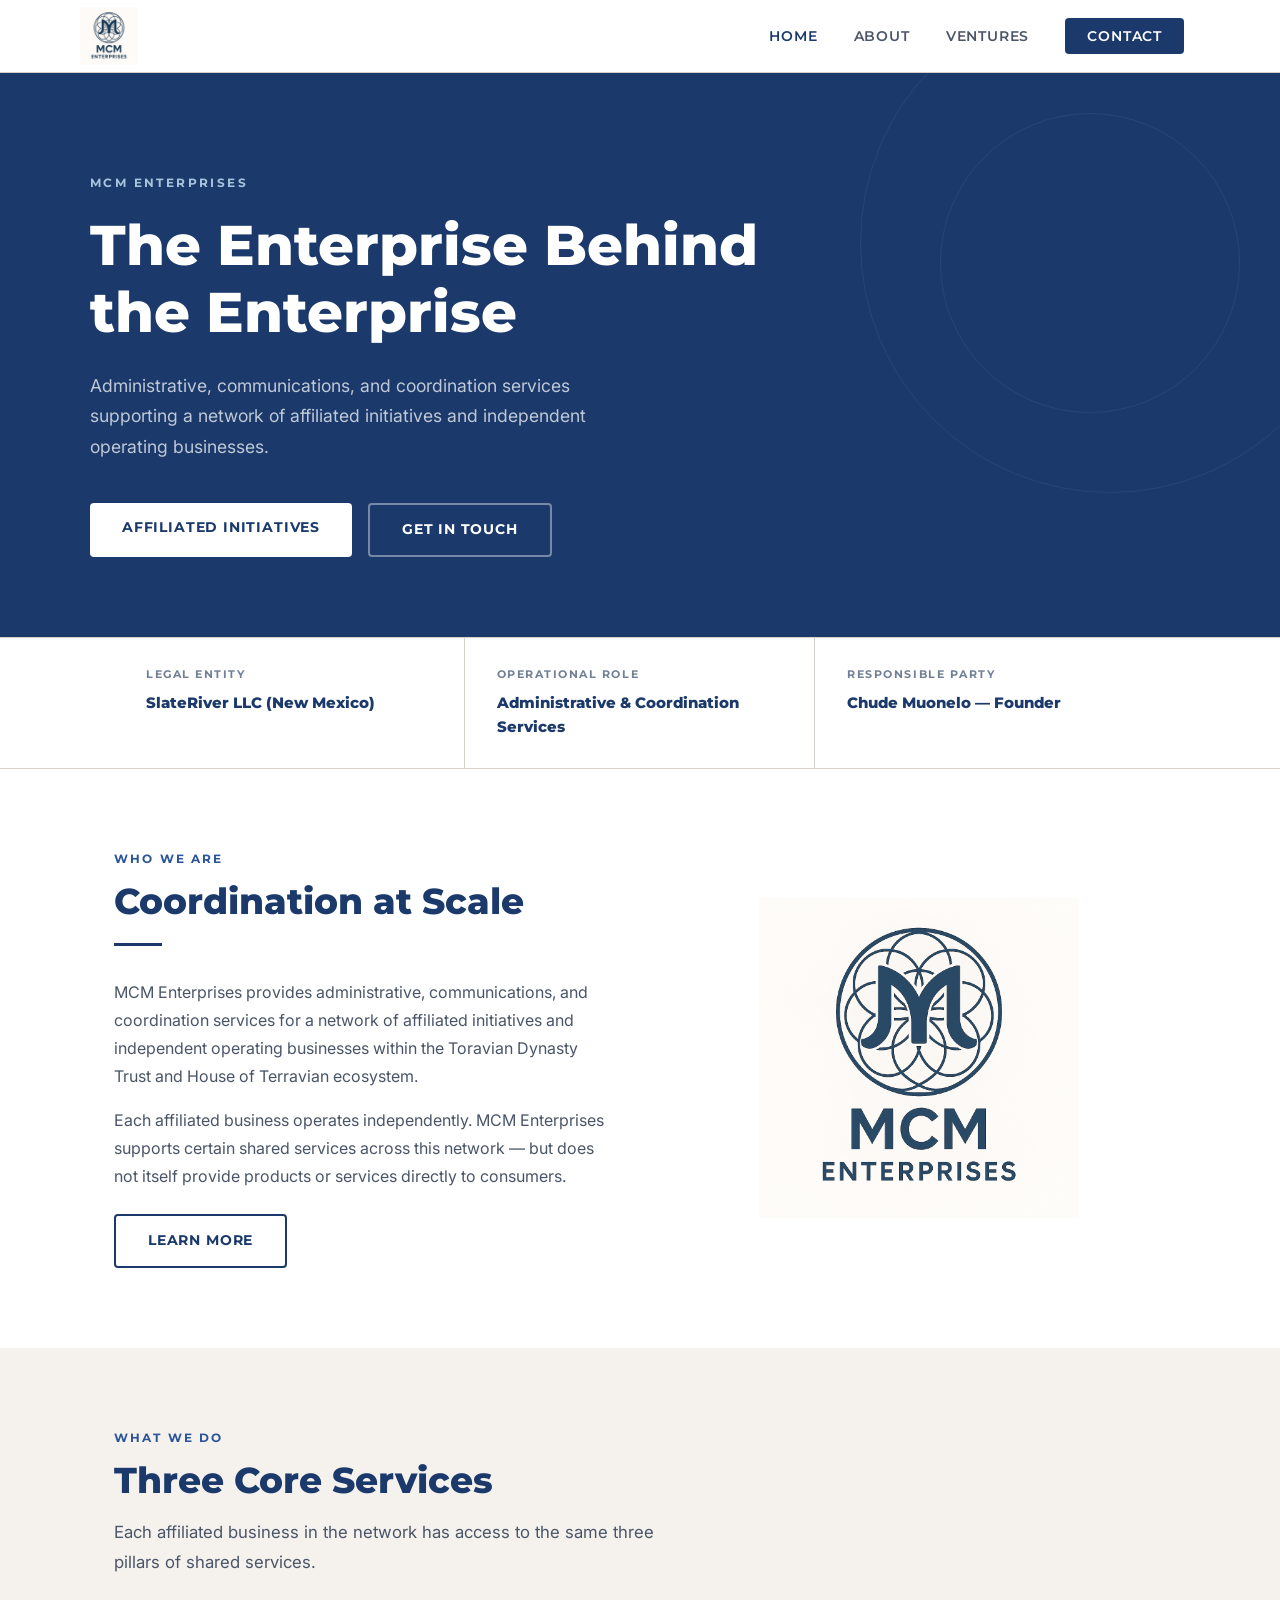
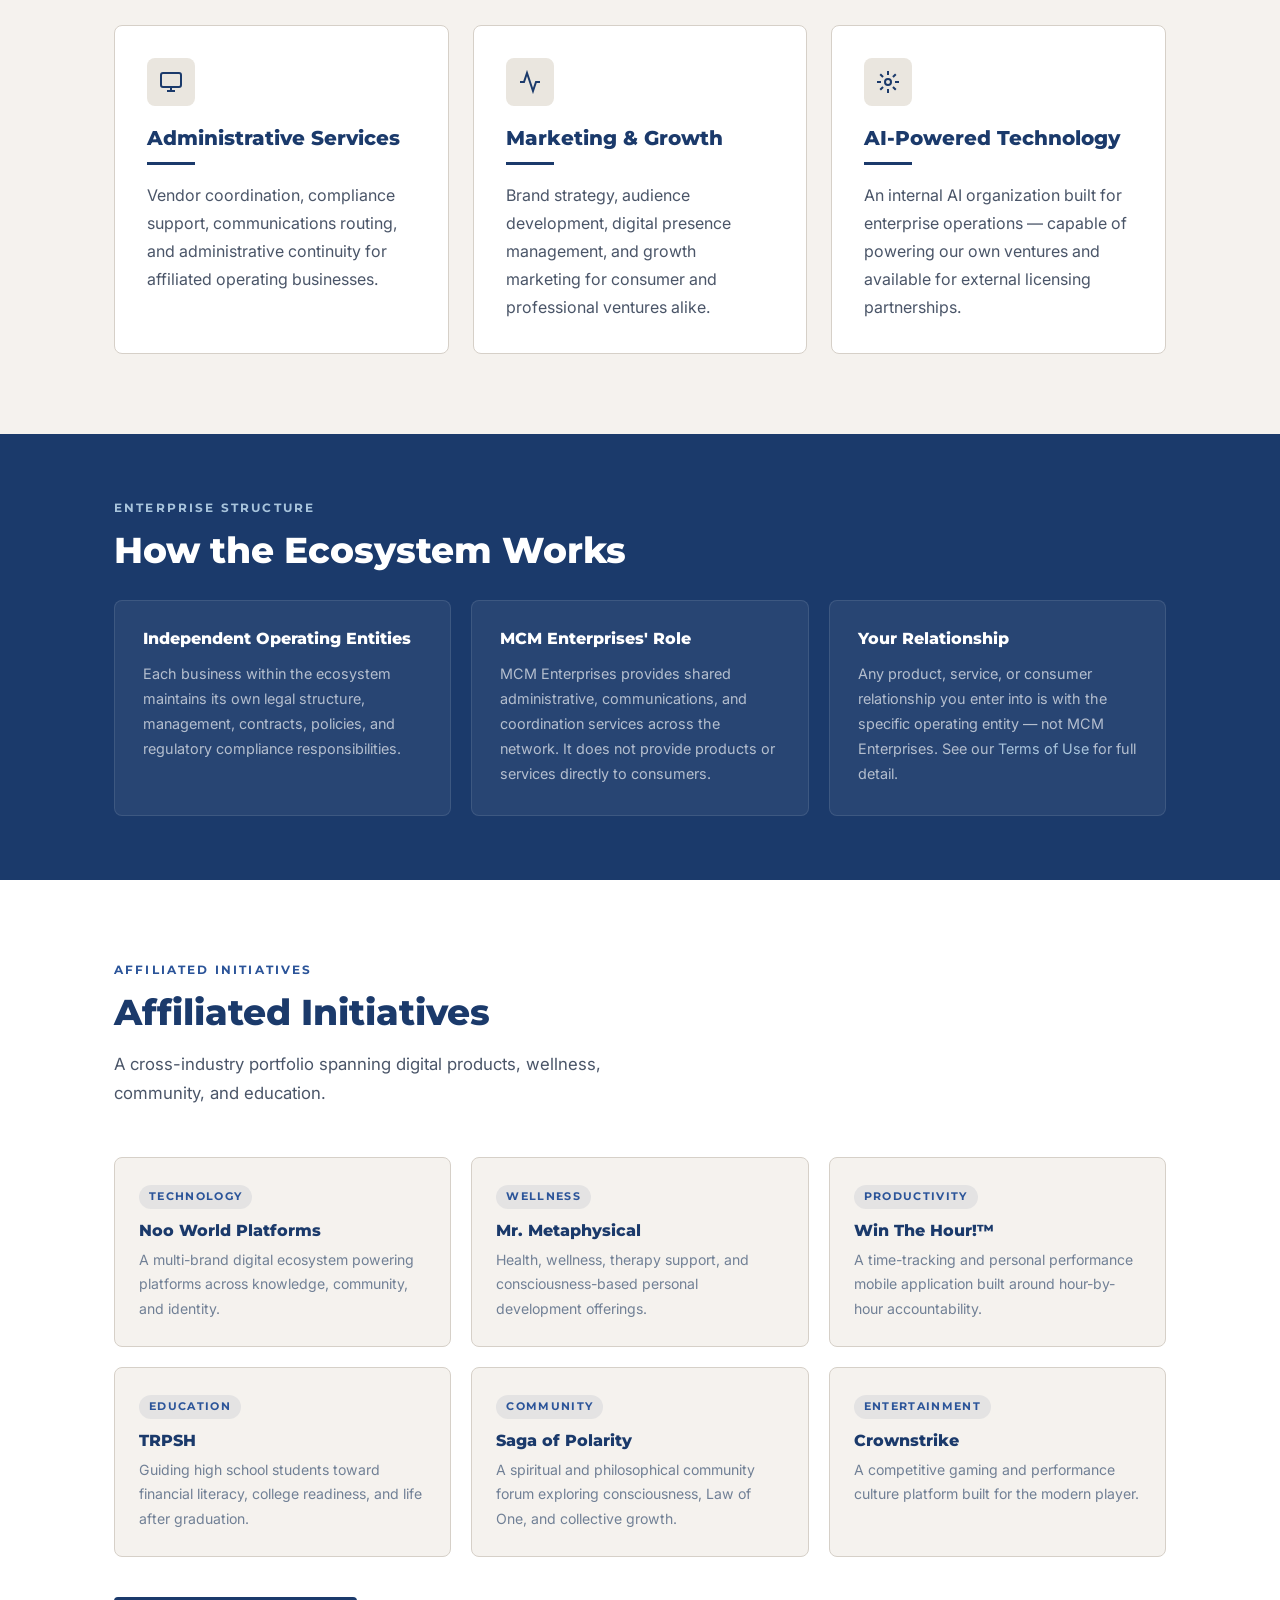
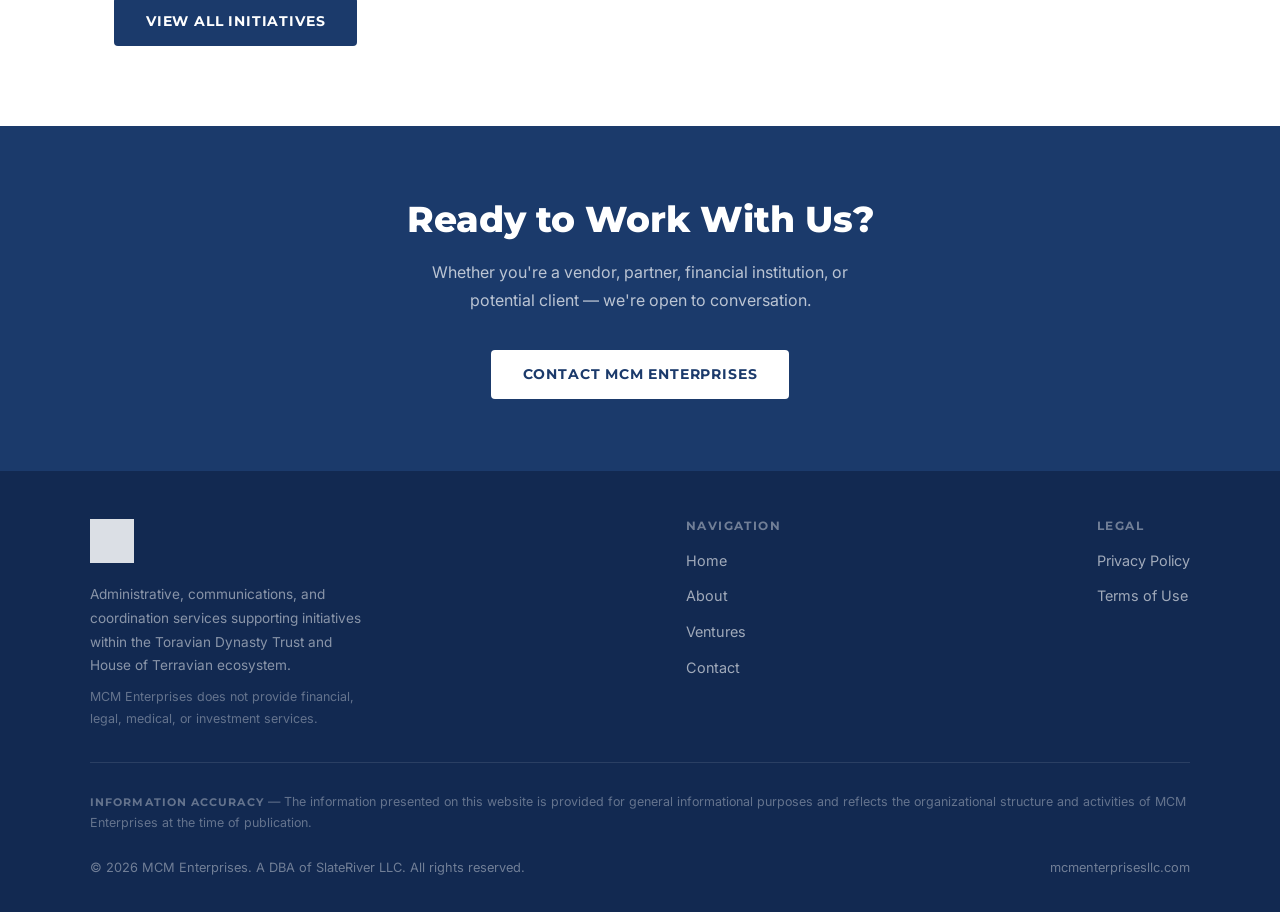
<file: index.html>
<!DOCTYPE html>
<html lang="en">
<head>
  <meta charset="UTF-8" />
  <meta name="viewport" content="width=device-width, initial-scale=1.0" />
  <title>MCM Enterprises — Enterprise Management & Innovation</title>
  <meta name="description" content="MCM Enterprises is a full-service enterprise management and marketing organization overseeing a portfolio of ventures across technology, wellness, media, and education." />
  <link rel="icon" type="image/png" href="assets/mcm-logo.png" />
  <link rel="stylesheet" href="style.css" />
  <style>
    /* ── Page-specific ── */
    .intro { background: var(--white); }
    .intro-inner {
      max-width: 1100px;
      margin: 0 auto;
      padding: 80px 24px;
      display: grid;
      grid-template-columns: 1fr 1fr;
      gap: 64px;
      align-items: center;
    }
    .intro-text h2 { margin-bottom: 16px; }
    .intro-text p { margin-bottom: 16px; }
    .intro-visual {
      display: flex;
      justify-content: center;
      align-items: center;
    }
    .intro-visual img {
      max-width: 320px;
      width: 100%;
      opacity: 0.92;
    }

    .pillars { background: var(--cream); }

    .ventures-preview { background: var(--white); }
    .ventures-grid {
      display: grid;
      grid-template-columns: repeat(3, 1fr);
      gap: 20px;
    }
    .venture-card {
      background: var(--cream);
      border: 1px solid var(--border);
      border-radius: 8px;
      padding: 24px;
      transition: box-shadow 0.2s, transform 0.2s;
    }
    .venture-card:hover {
      box-shadow: 0 6px 24px rgba(27,58,107,0.10);
      transform: translateY(-2px);
    }
    .venture-tag {
      font-family: 'Montserrat', sans-serif;
      font-weight: 700;
      font-size: 0.7rem;
      letter-spacing: 0.12em;
      text-transform: uppercase;
      color: var(--navy-light);
      background: rgba(27,58,107,0.08);
      padding: 3px 10px;
      border-radius: 100px;
      display: inline-block;
      margin-bottom: 12px;
    }
    .venture-card h3 { font-size: 1rem; margin-bottom: 8px; }
    .venture-card p { font-size: 0.88rem; color: var(--text-light); }

    .cta-strip {
      background: var(--navy);
      padding: 72px 24px;
      text-align: center;
    }
    .cta-strip h2 { color: var(--white); margin-bottom: 16px; }
    .cta-strip p { color: rgba(255,255,255,0.7); max-width: 480px; margin: 0 auto 36px; }

    @media (max-width: 768px) {
      .intro-inner { grid-template-columns: 1fr; gap: 40px; }
      .intro-visual { order: -1; }
      .ventures-grid { grid-template-columns: 1fr 1fr; }
    }
    @media (max-width: 480px) {
      .ventures-grid { grid-template-columns: 1fr; }
    }
  </style>
<script defer data-domain="mcmenterprisesllc-site.vercel.app" src="https://plausible.io/js/script.js"></script>
</head>
<body>

  <!-- ── Navigation ── -->
  <nav>
    <div class="nav-inner">
      <a href="index.html" class="nav-logo">
        <img src="assets/mcm-logo.png" alt="MCM Enterprises" />
      </a>
      <ul class="nav-links" id="nav-links">
        <li><a href="index.html">Home</a></li>
        <li><a href="about.html">About</a></li>
        <li><a href="ventures.html">Ventures</a></li>
        <li><a href="contact.html" class="nav-cta">Contact</a></li>
      </ul>
      <button class="nav-hamburger" id="hamburger" aria-label="Open menu" aria-expanded="false">
        <span></span><span></span><span></span>
      </button>
    </div>
  </nav>

  <!-- ── Hero ── -->
  <section class="hero">
    <div class="hero-inner">
      <span class="hero-eyebrow">MCM Enterprises</span>
      <h1>The Enterprise Behind the Enterprise</h1>
      <p>Administrative, communications, and coordination services supporting a network of affiliated initiatives and independent operating businesses.</p>
      <div class="hero-actions">
        <a href="ventures.html" class="btn-hero-primary">Affiliated Initiatives</a>
        <a href="contact.html" class="btn-hero-outline">Get in Touch</a>
      </div>
    </div>
  </section>

  <!-- ── Institutional Transparency Strip ── -->
  <div style="background: var(--white); border-top: 1px solid var(--border); border-bottom: 1px solid var(--border);">
    <div class="transparency-strip" style="max-width: 1100px; margin: 0 auto; padding: 0 24px; display: grid; grid-template-columns: repeat(3, 1fr); gap: 0;">

      <div style="padding: 28px 32px; border-right: 1px solid var(--border);">
        <span style="display:block; font-family:'Montserrat',sans-serif; font-weight:700; font-size:0.68rem; letter-spacing:0.14em; text-transform:uppercase; color:var(--text-light); margin-bottom:8px;">Legal Entity</span>
        <span style="display:block; font-family:'Montserrat',sans-serif; font-weight:800; font-size:0.95rem; color:var(--navy);">SlateRiver LLC (New Mexico)</span>
      </div>

      <div style="padding: 28px 32px; border-right: 1px solid var(--border);">
        <span style="display:block; font-family:'Montserrat',sans-serif; font-weight:700; font-size:0.68rem; letter-spacing:0.14em; text-transform:uppercase; color:var(--text-light); margin-bottom:8px;">Operational Role</span>
        <span style="display:block; font-family:'Montserrat',sans-serif; font-weight:800; font-size:0.95rem; color:var(--navy);">Administrative &amp; Coordination Services</span>
      </div>

      <div style="padding: 28px 32px;">
        <span style="display:block; font-family:'Montserrat',sans-serif; font-weight:700; font-size:0.68rem; letter-spacing:0.14em; text-transform:uppercase; color:var(--text-light); margin-bottom:8px;">Responsible Party</span>
        <span style="display:block; font-family:'Montserrat',sans-serif; font-weight:800; font-size:0.95rem; color:var(--navy);">Chude Muonelo — Founder</span>
      </div>

    </div>
  </div>

  <!-- ── Intro / Mission ── -->
  <div class="intro">
    <div class="intro-inner">
      <div class="intro-text">
        <span class="section-label">Who We Are</span>
        <h2>Coordination at Scale</h2>
        <div class="divider"></div>
        <p>MCM Enterprises provides administrative, communications, and coordination services for a network of affiliated initiatives and independent operating businesses within the Toravian Dynasty Trust and House of Terravian ecosystem.</p>
        <p>Each affiliated business operates independently. MCM Enterprises supports certain shared services across this network — but does not itself provide products or services directly to consumers.</p>
        <a href="about.html" class="btn btn-outline" style="margin-top: 8px;">Learn More</a>
      </div>
      <div class="intro-visual">
        <img src="assets/mcm-logo.png" alt="MCM Enterprises" />
      </div>
    </div>
  </div>

  <!-- ── Pillars ── -->
  <section class="pillars">
    <div class="container">
      <span class="section-label">What We Do</span>
      <h2 class="section-title">Three Core Services</h2>
      <p class="section-sub">Each affiliated business in the network has access to the same three pillars of shared services.</p>
      <div class="grid-3">

        <div class="card">
          <div class="pillar-icon">
            <svg viewBox="0 0 24 24"><rect x="2" y="3" width="20" height="14" rx="2"/><path d="M8 21h8M12 17v4"/></svg>
          </div>
          <h3>Administrative Services</h3>
          <div class="divider" style="margin: 12px 0 16px;"></div>
          <p>Vendor coordination, compliance support, communications routing, and administrative continuity for affiliated operating businesses.</p>
        </div>

        <div class="card">
          <div class="pillar-icon">
            <svg viewBox="0 0 24 24"><path d="M22 12h-4l-3 9L9 3l-3 9H2"/></svg>
          </div>
          <h3>Marketing & Growth</h3>
          <div class="divider" style="margin: 12px 0 16px;"></div>
          <p>Brand strategy, audience development, digital presence management, and growth marketing for consumer and professional ventures alike.</p>
        </div>

        <div class="card">
          <div class="pillar-icon">
            <svg viewBox="0 0 24 24"><circle cx="12" cy="12" r="3"/><path d="M12 1v4M12 19v4M4.22 4.22l2.83 2.83M16.95 16.95l2.83 2.83M1 12h4M19 12h4M4.22 19.78l2.83-2.83M16.95 7.05l2.83-2.83"/></svg>
          </div>
          <h3>AI-Powered Technology</h3>
          <div class="divider" style="margin: 12px 0 16px;"></div>
          <p>An internal AI organization built for enterprise operations — capable of powering our own ventures and available for external licensing partnerships.</p>
        </div>

      </div>
    </div>
  </section>

  <!-- ── Enterprise Structure ── -->
  <section style="background: var(--navy); padding: 64px 0;">
    <div class="container">
      <span class="section-label" style="color: var(--blue-accent);">Enterprise Structure</span>
      <h2 class="section-title" style="color: var(--white); margin-bottom: 28px;">How the Ecosystem Works</h2>
      <div style="display: grid; grid-template-columns: repeat(3,1fr); gap: 20px;">
        <div style="background: rgba(255,255,255,0.06); border: 1px solid rgba(255,255,255,0.1); border-radius: 8px; padding: 28px;">
          <h3 style="color: var(--white); font-size: 1rem; margin-bottom: 12px;">Independent Operating Entities</h3>
          <p style="color: rgba(255,255,255,0.65); font-size: 0.9rem;">Each business within the ecosystem maintains its own legal structure, management, contracts, policies, and regulatory compliance responsibilities.</p>
        </div>
        <div style="background: rgba(255,255,255,0.06); border: 1px solid rgba(255,255,255,0.1); border-radius: 8px; padding: 28px;">
          <h3 style="color: var(--white); font-size: 1rem; margin-bottom: 12px;">MCM Enterprises' Role</h3>
          <p style="color: rgba(255,255,255,0.65); font-size: 0.9rem;">MCM Enterprises provides shared administrative, communications, and coordination services across the network. It does not provide products or services directly to consumers.</p>
        </div>
        <div style="background: rgba(255,255,255,0.06); border: 1px solid rgba(255,255,255,0.1); border-radius: 8px; padding: 28px;">
          <h3 style="color: var(--white); font-size: 1rem; margin-bottom: 12px;">Your Relationship</h3>
          <p style="color: rgba(255,255,255,0.65); font-size: 0.9rem;">Any product, service, or consumer relationship you enter into is with the specific operating entity — not MCM Enterprises. See our <a href="terms.html" style="color: var(--blue-accent);">Terms of Use</a> for full detail.</p>
        </div>
      </div>
    </div>
  </section>

  <!-- ── Ventures Preview ── -->
  <section class="ventures-preview">
    <div class="container">
      <span class="section-label">Affiliated Initiatives</span>
      <h2 class="section-title">Affiliated Initiatives</h2>
      <p class="section-sub">A cross-industry portfolio spanning digital products, wellness, community, and education.</p>
      <div class="ventures-grid">

        <div class="venture-card">
          <span class="venture-tag">Technology</span>
          <h3>Noo World Platforms</h3>
          <p>A multi-brand digital ecosystem powering platforms across knowledge, community, and identity.</p>
        </div>

        <div class="venture-card">
          <span class="venture-tag">Wellness</span>
          <h3>Mr. Metaphysical</h3>
          <p>Health, wellness, therapy support, and consciousness-based personal development offerings.</p>
        </div>

        <div class="venture-card">
          <span class="venture-tag">Productivity</span>
          <h3>Win The Hour!™</h3>
          <p>A time-tracking and personal performance mobile application built around hour-by-hour accountability.</p>
        </div>

        <div class="venture-card">
          <span class="venture-tag">Education</span>
          <h3>TRPSH</h3>
          <p>Guiding high school students toward financial literacy, college readiness, and life after graduation.</p>
        </div>

        <div class="venture-card">
          <span class="venture-tag">Community</span>
          <h3>Saga of Polarity</h3>
          <p>A spiritual and philosophical community forum exploring consciousness, Law of One, and collective growth.</p>
        </div>

        <div class="venture-card">
          <span class="venture-tag">Entertainment</span>
          <h3>Crownstrike</h3>
          <p>A competitive gaming and performance culture platform built for the modern player.</p>
        </div>

      </div>
      <div style="margin-top: 40px;">
        <a href="ventures.html" class="btn btn-primary">View All Initiatives</a>
      </div>
    </div>
  </section>

  <!-- ── CTA Strip ── -->
  <section class="cta-strip">
    <h2>Ready to Work With Us?</h2>
    <p>Whether you're a vendor, partner, financial institution, or potential client — we're open to conversation.</p>
    <a href="contact.html" class="btn-hero-primary">Contact MCM Enterprises</a>
  </section>

  <!-- ── Footer ── -->
  <footer>
    <div class="footer-inner">
      <div class="footer-top">
        <div class="footer-brand">
          <img src="assets/mcm-logo.png" alt="MCM Enterprises" />
          <p>Administrative, communications, and coordination services supporting initiatives within the Toravian Dynasty Trust and House of Terravian ecosystem.</p>
          <p style="margin-top:8px; font-size:0.78rem; color:rgba(255,255,255,0.35);">MCM Enterprises does not provide financial, legal, medical, or investment services.</p>
        </div>
        <div class="footer-nav">
          <h4>Navigation</h4>
          <ul>
            <li><a href="index.html">Home</a></li>
            <li><a href="about.html">About</a></li>
            <li><a href="ventures.html">Ventures</a></li>
            <li><a href="contact.html">Contact</a></li>
          </ul>
        </div>
        <div class="footer-nav">
          <h4>Legal</h4>
          <ul>
            <li><a href="privacy.html">Privacy Policy</a></li>
            <li><a href="terms.html">Terms of Use</a></li>
          </ul>
        </div>
      </div>
      <div class="footer-bottom">
        <p style="font-size:0.78rem; color:rgba(255,255,255,0.35); line-height:1.7; width:100%; margin-bottom:12px;"><strong style="font-size:0.68rem; letter-spacing:0.1em; text-transform:uppercase; font-family:Montserrat,sans-serif;">Information Accuracy</strong> — The information presented on this website is provided for general informational purposes and reflects the organizational structure and activities of MCM Enterprises at the time of publication.</p>
        <p>&copy; 2026 MCM Enterprises. A DBA of SlateRiver LLC. All rights reserved.</p>
        <p>mcmenterprisesllc.com</p>
      </div>
    </div>
  </footer>

  <script src="script.js"></script>
</body>
</html>
</file>
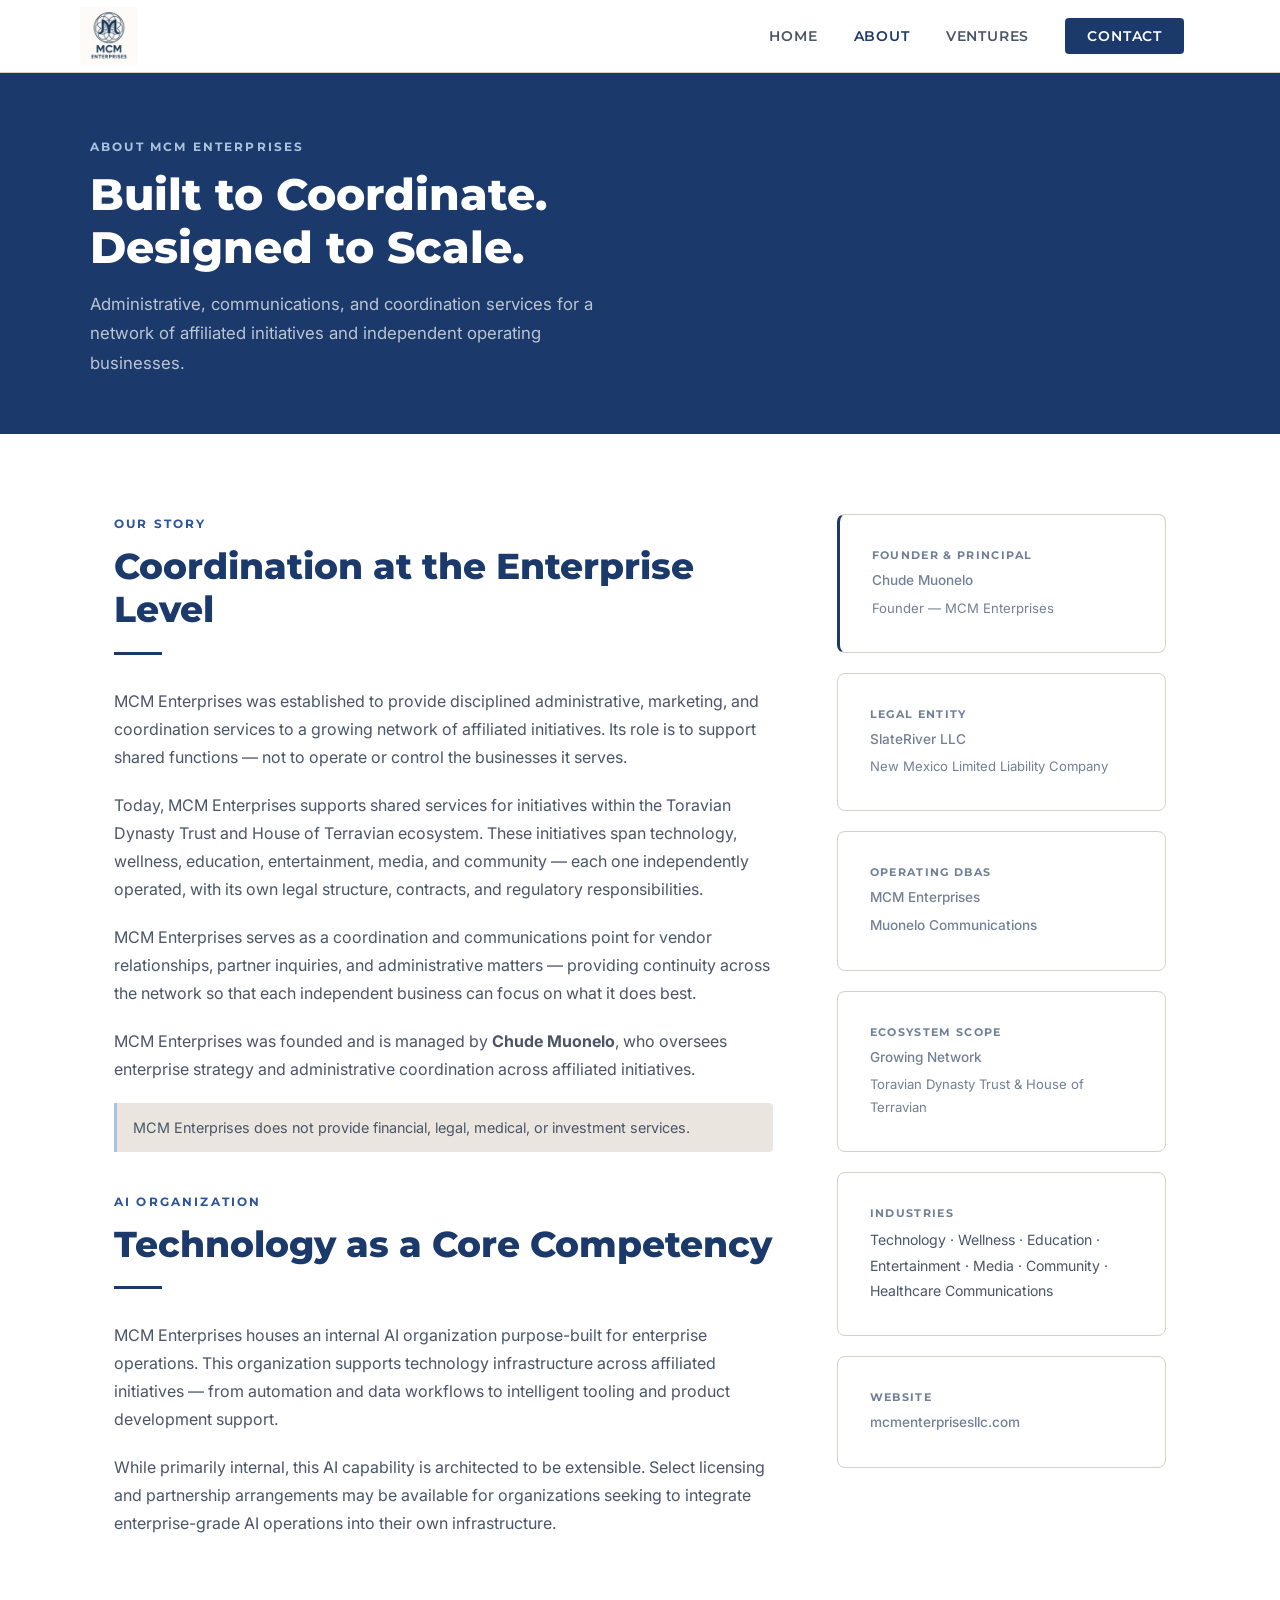
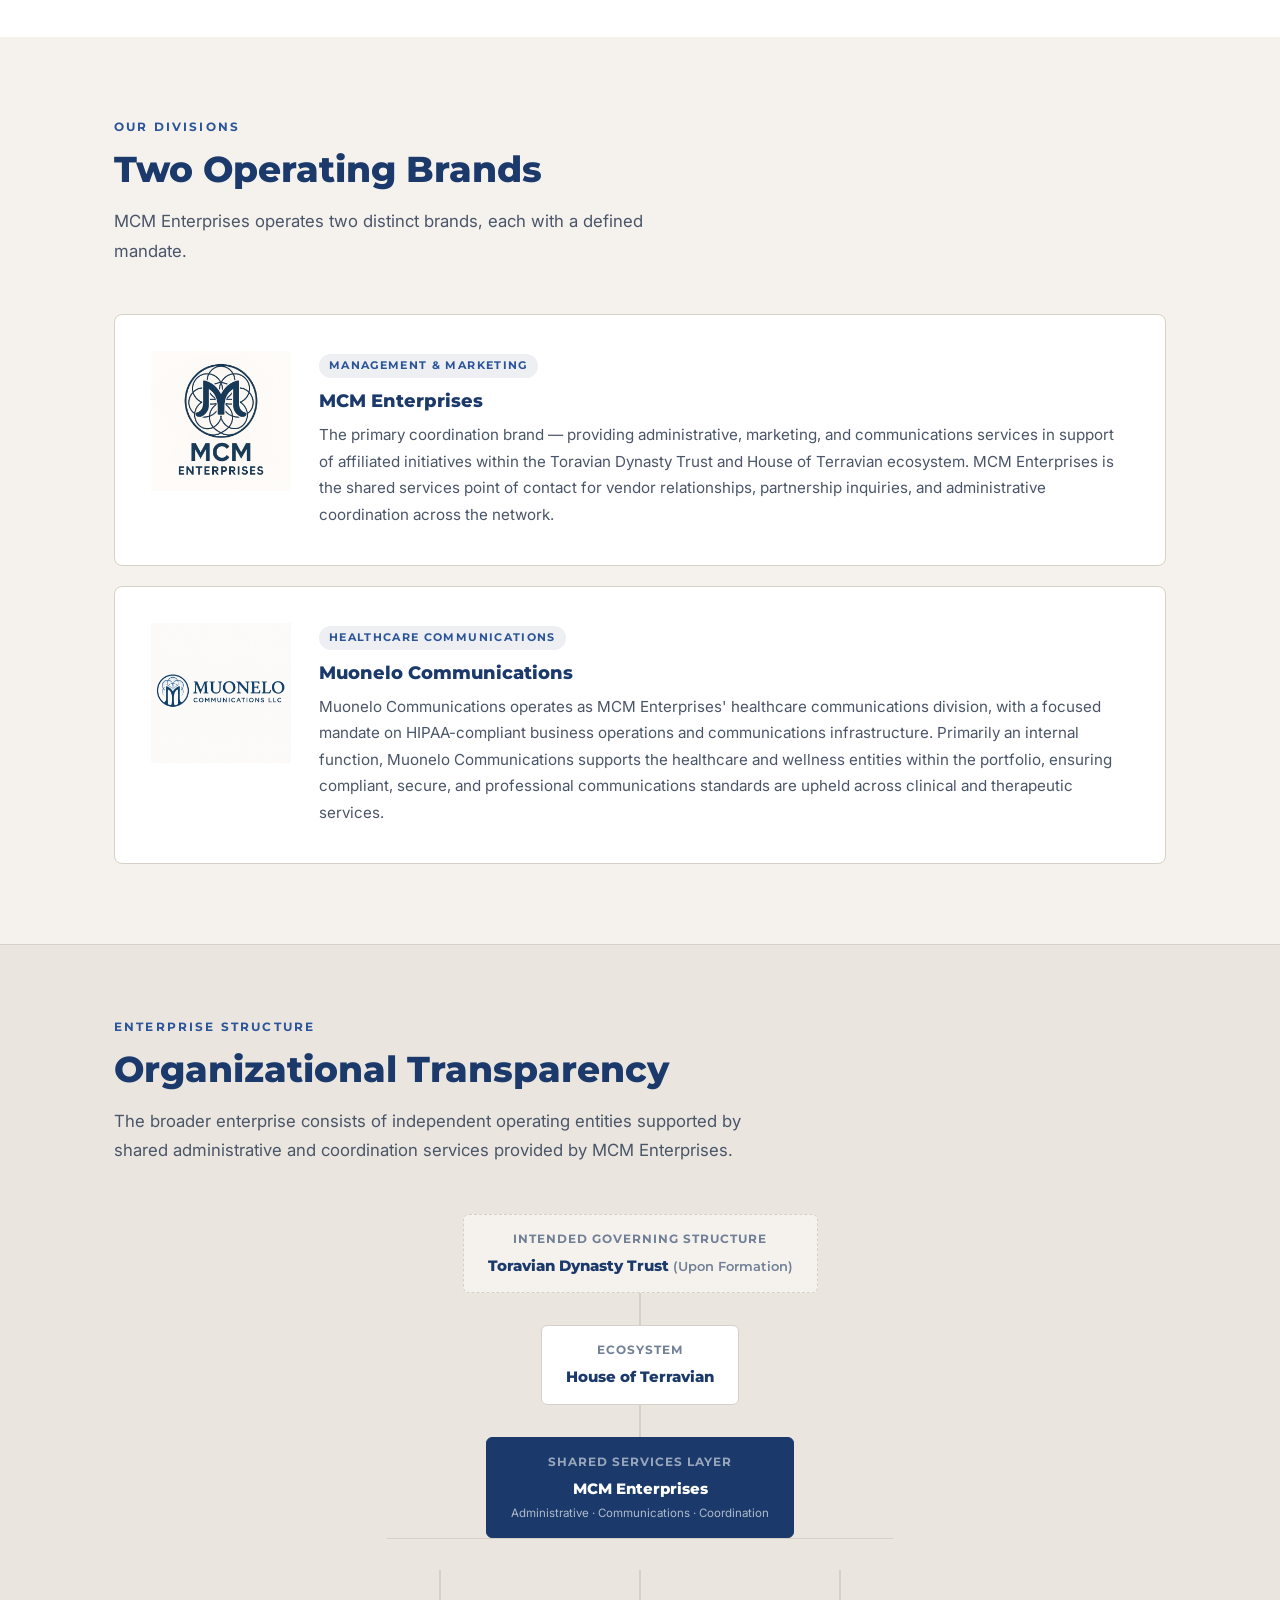
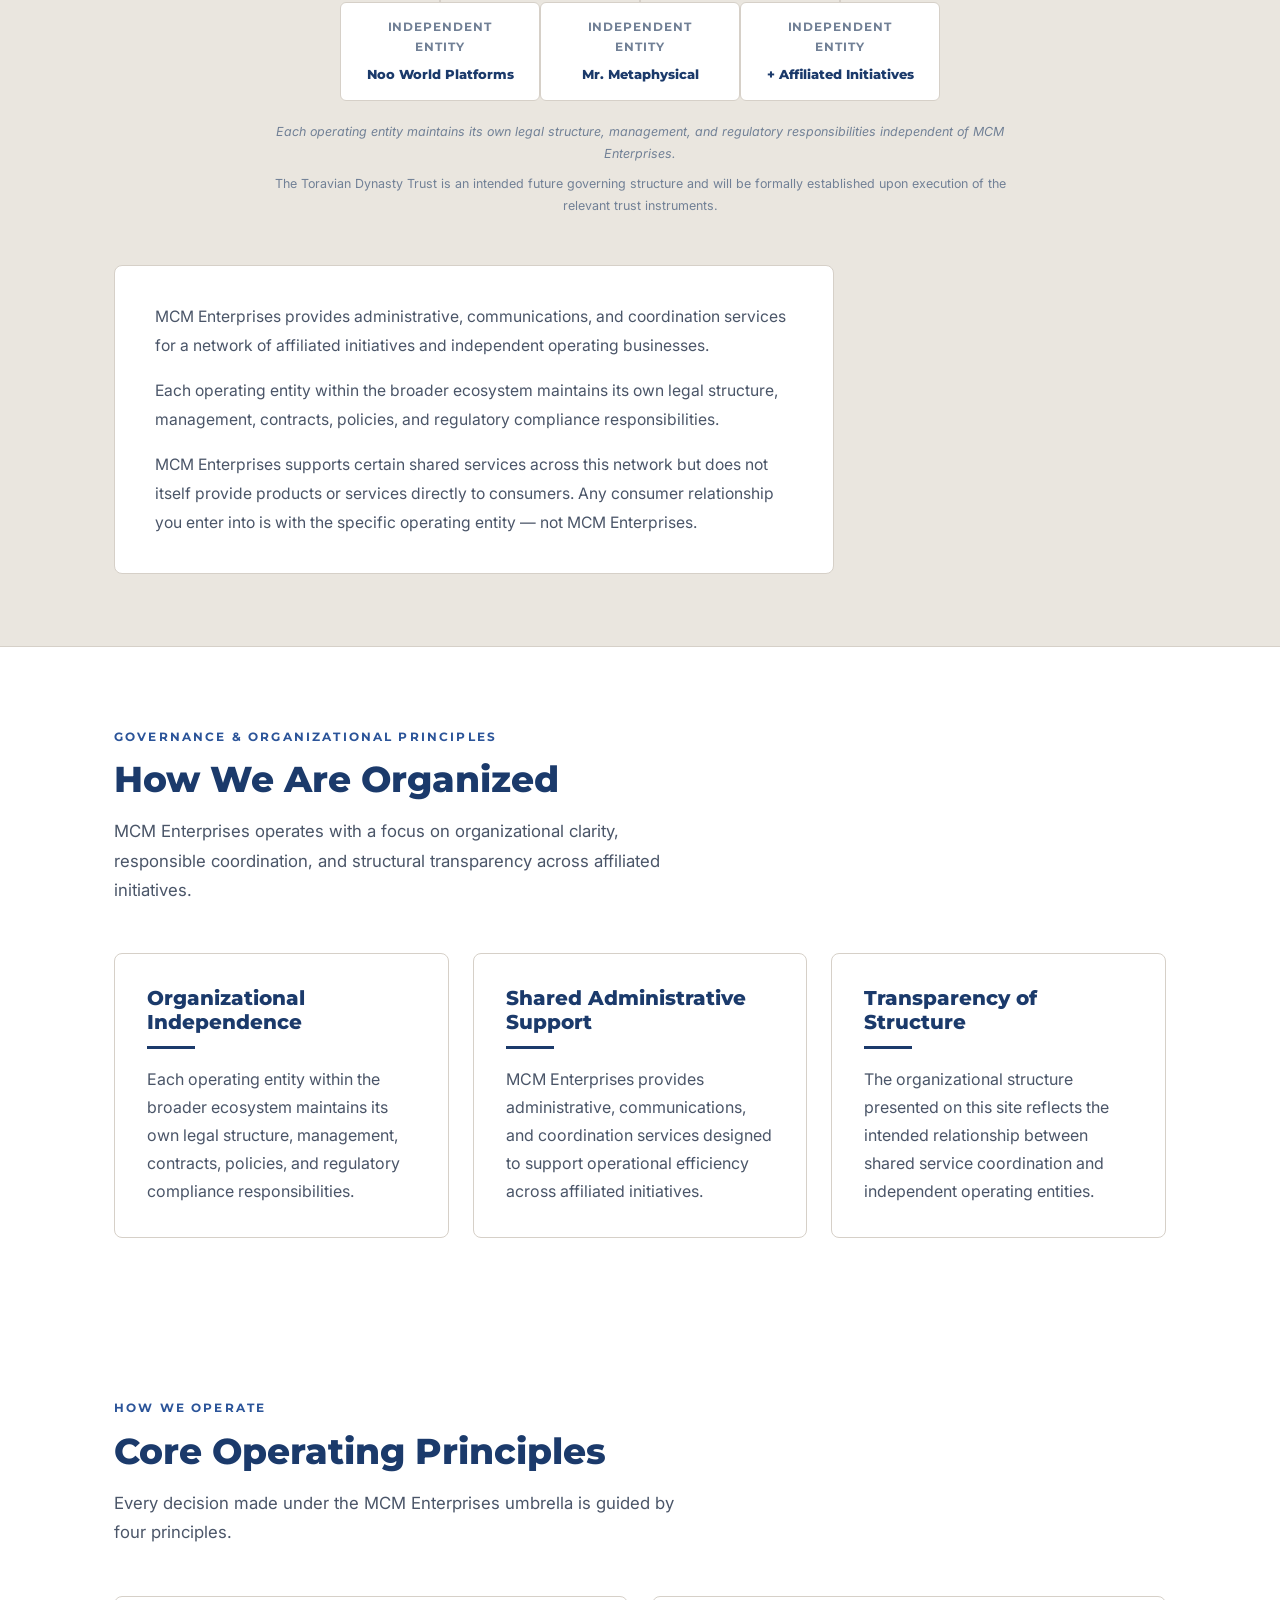
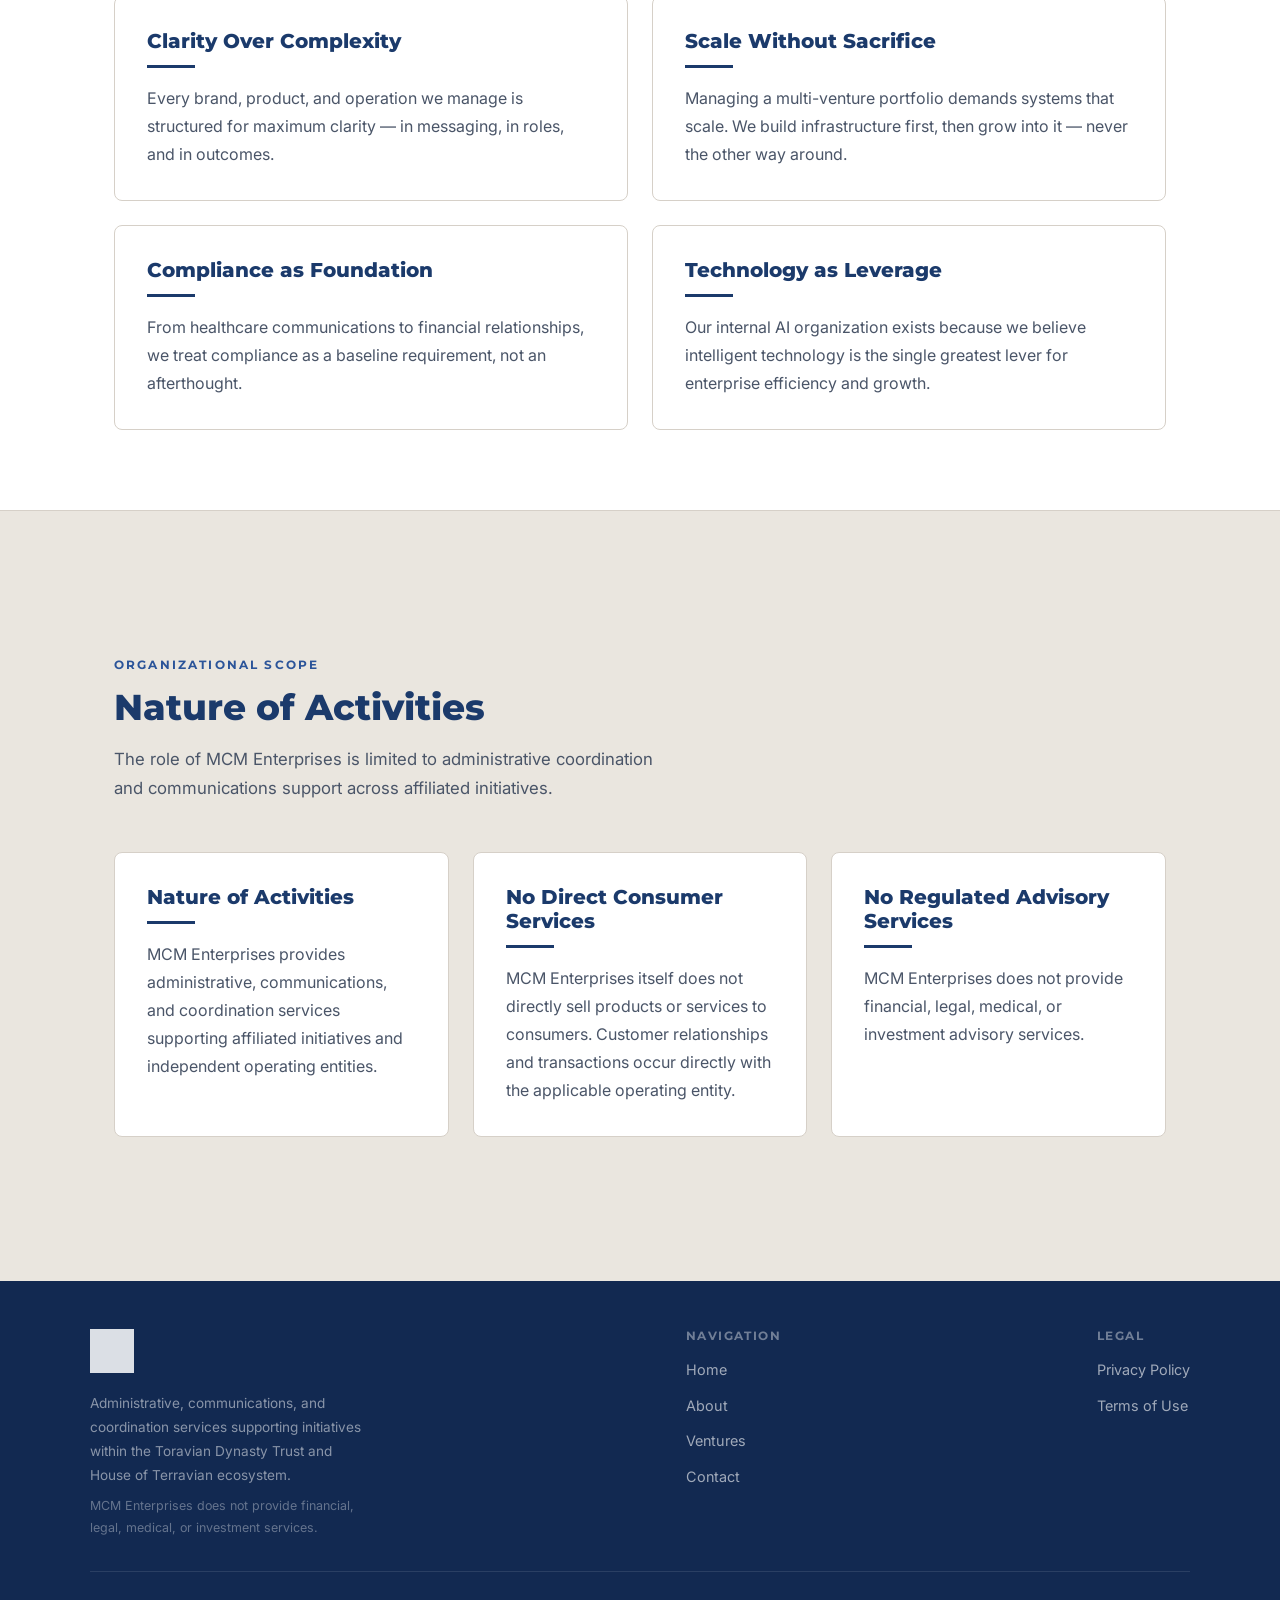
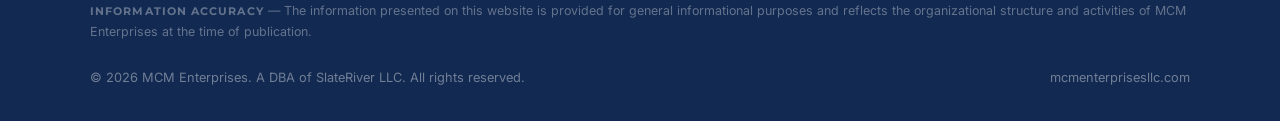
<file: about.html>
<!DOCTYPE html>
<html lang="en">
<head>
  <meta charset="UTF-8" />
  <meta name="viewport" content="width=device-width, initial-scale=1.0" />
  <title>About — MCM Enterprises</title>
  <meta name="description" content="MCM Enterprises provides administrative, communications, and coordination services for a network of affiliated initiatives within the Toravian Dynasty Trust and House of Terravian ecosystem." />
  <link rel="icon" type="image/png" href="assets/mcm-logo.png" />
  <link rel="stylesheet" href="style.css" />
  <style>
    .about-body { background: var(--white); }
    .about-inner {
      max-width: 1100px;
      margin: 0 auto;
      padding: 80px 24px;
      display: grid;
      grid-template-columns: 2fr 1fr;
      gap: 64px;
      align-items: start;
    }
    .about-content h2 { margin-bottom: 16px; }
    .about-content p { margin-bottom: 20px; }
    .about-sidebar .card { margin-bottom: 20px; }
    .about-sidebar .card h3 { font-size: 0.9rem; margin-bottom: 8px; color: var(--navy); }
    .about-sidebar .card p { font-size: 0.85rem; color: var(--text-light); }
    .detail-label {
      font-family: 'Montserrat', sans-serif;
      font-weight: 700;
      font-size: 0.7rem;
      letter-spacing: 0.12em;
      text-transform: uppercase;
      color: var(--text-light);
      margin-bottom: 4px;
      display: block;
    }
    .detail-value {
      font-size: 0.9rem;
      color: var(--text-dark);
      font-weight: 500;
    }

    .divisions { background: var(--cream); }
    .division-card {
      background: var(--white);
      border: 1px solid var(--border);
      border-radius: 8px;
      padding: 36px;
      display: grid;
      grid-template-columns: auto 1fr;
      gap: 28px;
      align-items: start;
    }
    .division-card + .division-card { margin-top: 20px; }
    .division-logo img {
      width: 140px;
      height: auto;
    }
    .division-body h3 { font-size: 1.15rem; margin-bottom: 10px; }
    .division-body p { font-size: 0.95rem; margin-bottom: 0; }
    .division-badge {
      font-family: 'Montserrat', sans-serif;
      font-weight: 700;
      font-size: 0.7rem;
      letter-spacing: 0.12em;
      text-transform: uppercase;
      color: var(--navy-light);
      background: rgba(27,58,107,0.08);
      padding: 3px 10px;
      border-radius: 100px;
      display: inline-block;
      margin-bottom: 12px;
    }

    .values { background: var(--white); }

    @media (max-width: 768px) {
      .about-inner { grid-template-columns: 1fr; gap: 40px; }
      .division-card { grid-template-columns: 1fr; }
      .division-logo img { width: 100px; }
    }
  </style>
<script defer data-domain="mcmenterprisesllc-site.vercel.app" src="https://plausible.io/js/script.js"></script>
</head>
<body>

  <!-- ── Navigation ── -->
  <nav>
    <div class="nav-inner">
      <a href="index.html" class="nav-logo">
        <img src="assets/mcm-logo.png" alt="MCM Enterprises" />
      </a>
      <ul class="nav-links" id="nav-links">
        <li><a href="index.html">Home</a></li>
        <li><a href="about.html">About</a></li>
        <li><a href="ventures.html">Ventures</a></li>
        <li><a href="contact.html" class="nav-cta">Contact</a></li>
      </ul>
      <button class="nav-hamburger" id="hamburger" aria-label="Open menu" aria-expanded="false">
        <span></span><span></span><span></span>
      </button>
    </div>
  </nav>

  <!-- ── Page Hero ── -->
  <div class="page-hero">
    <div class="page-hero-inner">
      <span>About MCM Enterprises</span>
      <h1>Built to Coordinate. Designed to Scale.</h1>
      <p>Administrative, communications, and coordination services for a network of affiliated initiatives and independent operating businesses.</p>
    </div>
  </div>

  <!-- ── About Body ── -->
  <div class="about-body">
    <div class="about-inner">

      <div class="about-content">
        <span class="section-label">Our Story</span>
        <h2>Coordination at the Enterprise Level</h2>
        <div class="divider"></div>

        <p>MCM Enterprises was established to provide disciplined administrative, marketing, and coordination services to a growing network of affiliated initiatives. Its role is to support shared functions — not to operate or control the businesses it serves.</p>

        <p>Today, MCM Enterprises supports shared services for initiatives within the Toravian Dynasty Trust and House of Terravian ecosystem. These initiatives span technology, wellness, education, entertainment, media, and community — each one independently operated, with its own legal structure, contracts, and regulatory responsibilities.</p>

        <p>MCM Enterprises serves as a coordination and communications point for vendor relationships, partner inquiries, and administrative matters — providing continuity across the network so that each independent business can focus on what it does best.</p>

        <p>MCM Enterprises was founded and is managed by <strong>Chude Muonelo</strong>, who oversees enterprise strategy and administrative coordination across affiliated initiatives.</p>

        <p style="background: var(--cream-dark); border-left: 3px solid var(--blue-accent); padding: 12px 16px; border-radius: 0 4px 4px 0; font-size: 0.9rem; color: var(--text-mid);">MCM Enterprises does not provide financial, legal, medical, or investment services.</p>

        <span class="section-label" style="margin-top: 40px;">AI Organization</span>
        <h2>Technology as a Core Competency</h2>
        <div class="divider"></div>

        <p>MCM Enterprises houses an internal AI organization purpose-built for enterprise operations. This organization supports technology infrastructure across affiliated initiatives — from automation and data workflows to intelligent tooling and product development support.</p>

        <p>While primarily internal, this AI capability is architected to be extensible. Select licensing and partnership arrangements may be available for organizations seeking to integrate enterprise-grade AI operations into their own infrastructure.</p>
      </div>

      <div class="about-sidebar">
        <div class="card" style="border-left: 3px solid var(--navy);">
          <span class="detail-label">Founder &amp; Principal</span>
          <p class="detail-value">Chude Muonelo</p>
          <p style="font-size:0.82rem; color: var(--text-light); margin-top: 4px;">Founder — MCM Enterprises</p>
        </div>
        <div class="card">
          <span class="detail-label">Legal Entity</span>
          <p class="detail-value">SlateRiver LLC</p>
          <p style="font-size:0.82rem; color: var(--text-light); margin-top: 4px;">New Mexico Limited Liability Company</p>
        </div>
        <div class="card">
          <span class="detail-label">Operating DBAs</span>
          <p class="detail-value">MCM Enterprises</p>
          <p class="detail-value" style="margin-top: 4px;">Muonelo Communications</p>
        </div>
        <div class="card">
          <span class="detail-label">Ecosystem Scope</span>
          <p class="detail-value">Growing Network</p>
          <p style="font-size:0.82rem; color: var(--text-light); margin-top: 4px;">Toravian Dynasty Trust &amp; House of Terravian</p>
        </div>
        <div class="card">
          <span class="detail-label">Industries</span>
          <p style="font-size:0.88rem; color: var(--text-mid); margin-top: 4px; line-height: 1.8;">Technology · Wellness · Education · Entertainment · Media · Community · Healthcare Communications</p>
        </div>
        <div class="card">
          <span class="detail-label">Website</span>
          <p class="detail-value">mcmenterprisesllc.com</p>
        </div>
      </div>

    </div>
  </div>

  <!-- ── Divisions ── -->
  <section class="divisions">
    <div class="container">
      <span class="section-label">Our Divisions</span>
      <h2 class="section-title">Two Operating Brands</h2>
      <p class="section-sub">MCM Enterprises operates two distinct brands, each with a defined mandate.</p>

      <div class="division-card">
        <div class="division-logo">
          <img src="assets/mcm-logo.png" alt="MCM Enterprises" />
        </div>
        <div class="division-body">
          <span class="division-badge">Management & Marketing</span>
          <h3>MCM Enterprises</h3>
          <p>The primary coordination brand — providing administrative, marketing, and communications services in support of affiliated initiatives within the Toravian Dynasty Trust and House of Terravian ecosystem. MCM Enterprises is the shared services point of contact for vendor relationships, partnership inquiries, and administrative coordination across the network.</p>
        </div>
      </div>

      <div class="division-card">
        <div class="division-logo">
          <img src="assets/muonelo-logo.png" alt="Muonelo Communications" />
        </div>
        <div class="division-body">
          <span class="division-badge">Healthcare Communications</span>
          <h3>Muonelo Communications</h3>
          <p>Muonelo Communications operates as MCM Enterprises' healthcare communications division, with a focused mandate on HIPAA-compliant business operations and communications infrastructure. Primarily an internal function, Muonelo Communications supports the healthcare and wellness entities within the portfolio, ensuring compliant, secure, and professional communications standards are upheld across clinical and therapeutic services.</p>
        </div>
      </div>

    </div>
  </section>

  <!-- ── Enterprise Structure ── -->
  <section style="background: var(--cream-dark); border-top: 1px solid var(--border); border-bottom: 1px solid var(--border); padding: 72px 0;">
    <div class="container">
      <span class="section-label">Enterprise Structure</span>
      <h2 class="section-title">Organizational Transparency</h2>
      <p class="section-sub" style="max-width: 680px;">The broader enterprise consists of independent operating entities supported by shared administrative and coordination services provided by MCM Enterprises.</p>

      <!-- ── Org Diagram ── -->
      <div style="max-width: 760px; margin: 0 auto 48px;">

        <style>
          .org-node {
            background: var(--white);
            border: 1.5px solid var(--border);
            border-radius: 6px;
            padding: 14px 24px;
            text-align: center;
            display: inline-block;
          }
          .org-node-label {
            font-family: 'Montserrat', sans-serif;
            font-weight: 700;
            font-size: 0.78rem;
            letter-spacing: 0.08em;
            text-transform: uppercase;
            color: var(--text-light);
            display: block;
            margin-bottom: 4px;
          }
          .org-node-name {
            font-family: 'Montserrat', sans-serif;
            font-weight: 800;
            font-size: 0.95rem;
            color: var(--navy);
          }
          .org-node-accent {
            background: var(--navy);
            border-color: var(--navy);
          }
          .org-node-accent .org-node-label { color: rgba(255,255,255,0.55); }
          .org-node-accent .org-node-name  { color: var(--white); }
          .org-node-sub {
            font-family: 'Inter', sans-serif;
            font-size: 0.72rem;
            color: rgba(255,255,255,0.65);
            display: block;
            margin-top: 3px;
          }
          .org-connector-v {
            width: 1.5px;
            background: var(--border);
            height: 32px;
            margin: 0 auto;
          }
          .org-row {
            display: flex;
            justify-content: center;
          }
          .org-branches {
            display: flex;
            justify-content: center;
            gap: 0;
            position: relative;
            padding-top: 32px;
          }
          .org-branch {
            display: flex;
            flex-direction: column;
            align-items: center;
            flex: 1;
            max-width: 200px;
            position: relative;
          }
          /* top horizontal line across all branches */
          .org-branches::before {
            content: '';
            position: absolute;
            top: 0;
            left: calc(100% / 6);
            right: calc(100% / 6);
            height: 1.5px;
            background: var(--border);
          }
          /* vertical drop from top line to each node */
          .org-branch::before {
            content: '';
            width: 1.5px;
            height: 32px;
            background: var(--border);
            display: block;
            margin: 0 auto 0;
          }
        </style>

        <!-- Level 1: Trust -->
        <div class="org-row">
          <div class="org-node" style="border-style: dashed; background: var(--cream);">
            <span class="org-node-label">Intended Governing Structure</span>
            <span class="org-node-name">Toravian Dynasty Trust <span style="font-weight:600; color:var(--text-light); font-size:0.82rem;">(Upon Formation)</span></span>
          </div>
        </div>

        <!-- Connector -->
        <div class="org-connector-v"></div>

        <!-- Level 2: House of Terravian -->
        <div class="org-row">
          <div class="org-node">
            <span class="org-node-label">Ecosystem</span>
            <span class="org-node-name">House of Terravian</span>
          </div>
        </div>

        <!-- Connector -->
        <div class="org-connector-v"></div>

        <!-- Level 3: MCM (accented) -->
        <div class="org-row">
          <div class="org-node org-node-accent">
            <span class="org-node-label">Shared Services Layer</span>
            <span class="org-node-name">MCM Enterprises</span>
            <span class="org-node-sub">Administrative · Communications · Coordination</span>
          </div>
        </div>

        <!-- Branches to operating entities -->
        <div class="org-branches">
          <div class="org-branch">
            <div class="org-node" style="width:100%; box-sizing:border-box;">
              <span class="org-node-label">Independent Entity</span>
              <span class="org-node-name" style="font-size:0.82rem;">Noo World Platforms</span>
            </div>
          </div>
          <div class="org-branch">
            <div class="org-node" style="width:100%; box-sizing:border-box;">
              <span class="org-node-label">Independent Entity</span>
              <span class="org-node-name" style="font-size:0.82rem;">Mr. Metaphysical</span>
            </div>
          </div>
          <div class="org-branch">
            <div class="org-node" style="width:100%; box-sizing:border-box;">
              <span class="org-node-label">Independent Entity</span>
              <span class="org-node-name" style="font-size:0.82rem;">+ Affiliated Initiatives</span>
            </div>
          </div>
        </div>

        <!-- Diagram caption -->
        <p style="text-align:center; font-size:0.78rem; color:var(--text-light); margin-top:20px; font-style:italic;">Each operating entity maintains its own legal structure, management, and regulatory responsibilities independent of MCM Enterprises.</p>
        <p style="text-align:center; font-size:0.78rem; color:var(--text-light); margin-top:8px;">The Toravian Dynasty Trust is an intended future governing structure and will be formally established upon execution of the relevant trust instruments.</p>
      </div>

      <!-- Prose clarification -->
      <div style="background: var(--white); border: 1px solid var(--border); border-radius: 8px; padding: 36px 40px; max-width: 720px;">
        <p style="font-size: 0.98rem; color: var(--text-mid); margin-bottom: 16px; line-height: 1.85;">MCM Enterprises provides administrative, communications, and coordination services for a network of affiliated initiatives and independent operating businesses.</p>
        <p style="font-size: 0.98rem; color: var(--text-mid); margin-bottom: 16px; line-height: 1.85;">Each operating entity within the broader ecosystem maintains its own legal structure, management, contracts, policies, and regulatory compliance responsibilities.</p>
        <p style="font-size: 0.98rem; color: var(--text-mid); margin-bottom: 0; line-height: 1.85;">MCM Enterprises supports certain shared services across this network but does not itself provide products or services directly to consumers. Any consumer relationship you enter into is with the specific operating entity — not MCM Enterprises.</p>
      </div>
    </div>
  </section>

  <!-- ── Governance Principles ── -->
  <section class="values">
    <div class="container">
      <span class="section-label">Governance &amp; Organizational Principles</span>
      <h2 class="section-title">How We Are Organized</h2>
      <p class="section-sub">MCM Enterprises operates with a focus on organizational clarity, responsible coordination, and structural transparency across affiliated initiatives.</p>
      <div class="grid-3" style="grid-template-columns: repeat(3, 1fr);">

        <div class="card">
          <h3>Organizational Independence</h3>
          <div class="divider" style="margin: 12px 0 16px;"></div>
          <p>Each operating entity within the broader ecosystem maintains its own legal structure, management, contracts, policies, and regulatory compliance responsibilities.</p>
        </div>

        <div class="card">
          <h3>Shared Administrative Support</h3>
          <div class="divider" style="margin: 12px 0 16px;"></div>
          <p>MCM Enterprises provides administrative, communications, and coordination services designed to support operational efficiency across affiliated initiatives.</p>
        </div>

        <div class="card">
          <h3>Transparency of Structure</h3>
          <div class="divider" style="margin: 12px 0 16px;"></div>
          <p>The organizational structure presented on this site reflects the intended relationship between shared service coordination and independent operating entities.</p>
        </div>

      </div>
    </div>
  </section>

  <!-- ── Values ── -->
  <section class="values">
    <div class="container">
      <span class="section-label">How We Operate</span>
      <h2 class="section-title">Core Operating Principles</h2>
      <p class="section-sub">Every decision made under the MCM Enterprises umbrella is guided by four principles.</p>
      <div class="grid-3" style="grid-template-columns: repeat(2, 1fr);">

        <div class="card">
          <h3>Clarity Over Complexity</h3>
          <div class="divider" style="margin: 12px 0 16px;"></div>
          <p>Every brand, product, and operation we manage is structured for maximum clarity — in messaging, in roles, and in outcomes.</p>
        </div>

        <div class="card">
          <h3>Scale Without Sacrifice</h3>
          <div class="divider" style="margin: 12px 0 16px;"></div>
          <p>Managing a multi-venture portfolio demands systems that scale. We build infrastructure first, then grow into it — never the other way around.</p>
        </div>

        <div class="card">
          <h3>Compliance as Foundation</h3>
          <div class="divider" style="margin: 12px 0 16px;"></div>
          <p>From healthcare communications to financial relationships, we treat compliance as a baseline requirement, not an afterthought.</p>
        </div>

        <div class="card">
          <h3>Technology as Leverage</h3>
          <div class="divider" style="margin: 12px 0 16px;"></div>
          <p>Our internal AI organization exists because we believe intelligent technology is the single greatest lever for enterprise efficiency and growth.</p>
        </div>

      </div>
    </div>
  </section>

  <!-- ── Organizational Scope ── -->
  <section style="background: var(--cream-dark); border-top: 1px solid var(--border);">
    <div class="container" style="padding-top: 64px; padding-bottom: 64px;">
      <span class="section-label">Organizational Scope</span>
      <h2 class="section-title">Nature of Activities</h2>
      <p class="section-sub">The role of MCM Enterprises is limited to administrative coordination and communications support across affiliated initiatives.</p>
      <div class="grid-3" style="grid-template-columns: repeat(3, 1fr);">

        <div class="card">
          <h3>Nature of Activities</h3>
          <div class="divider" style="margin: 12px 0 16px;"></div>
          <p>MCM Enterprises provides administrative, communications, and coordination services supporting affiliated initiatives and independent operating entities.</p>
        </div>

        <div class="card">
          <h3>No Direct Consumer Services</h3>
          <div class="divider" style="margin: 12px 0 16px;"></div>
          <p>MCM Enterprises itself does not directly sell products or services to consumers. Customer relationships and transactions occur directly with the applicable operating entity.</p>
        </div>

        <div class="card">
          <h3>No Regulated Advisory Services</h3>
          <div class="divider" style="margin: 12px 0 16px;"></div>
          <p>MCM Enterprises does not provide financial, legal, medical, or investment advisory services.</p>
        </div>

      </div>
    </div>
  </section>

  <!-- ── Footer ── -->
  <footer>
    <div class="footer-inner">
      <div class="footer-top">
        <div class="footer-brand">
          <img src="assets/mcm-logo.png" alt="MCM Enterprises" />
          <p>Administrative, communications, and coordination services supporting initiatives within the Toravian Dynasty Trust and House of Terravian ecosystem.</p>
          <p style="margin-top:8px; font-size:0.78rem; color:rgba(255,255,255,0.35);">MCM Enterprises does not provide financial, legal, medical, or investment services.</p>
        </div>
        <div class="footer-nav">
          <h4>Navigation</h4>
          <ul>
            <li><a href="index.html">Home</a></li>
            <li><a href="about.html">About</a></li>
            <li><a href="ventures.html">Ventures</a></li>
            <li><a href="contact.html">Contact</a></li>
          </ul>
        </div>
        <div class="footer-nav">
          <h4>Legal</h4>
          <ul>
            <li><a href="privacy.html">Privacy Policy</a></li>
            <li><a href="terms.html">Terms of Use</a></li>
          </ul>
        </div>
      </div>
      <div class="footer-bottom">
        <p style="font-size:0.78rem; color:rgba(255,255,255,0.35); line-height:1.7; width:100%; margin-bottom:12px;"><strong style="font-size:0.68rem; letter-spacing:0.1em; text-transform:uppercase; font-family:Montserrat,sans-serif;">Information Accuracy</strong> — The information presented on this website is provided for general informational purposes and reflects the organizational structure and activities of MCM Enterprises at the time of publication.</p>
        <p>&copy; 2026 MCM Enterprises. A DBA of SlateRiver LLC. All rights reserved.</p>
        <p>mcmenterprisesllc.com</p>
      </div>
    </div>
  </footer>

  <script src="script.js"></script>
</body>
</html>
</file>
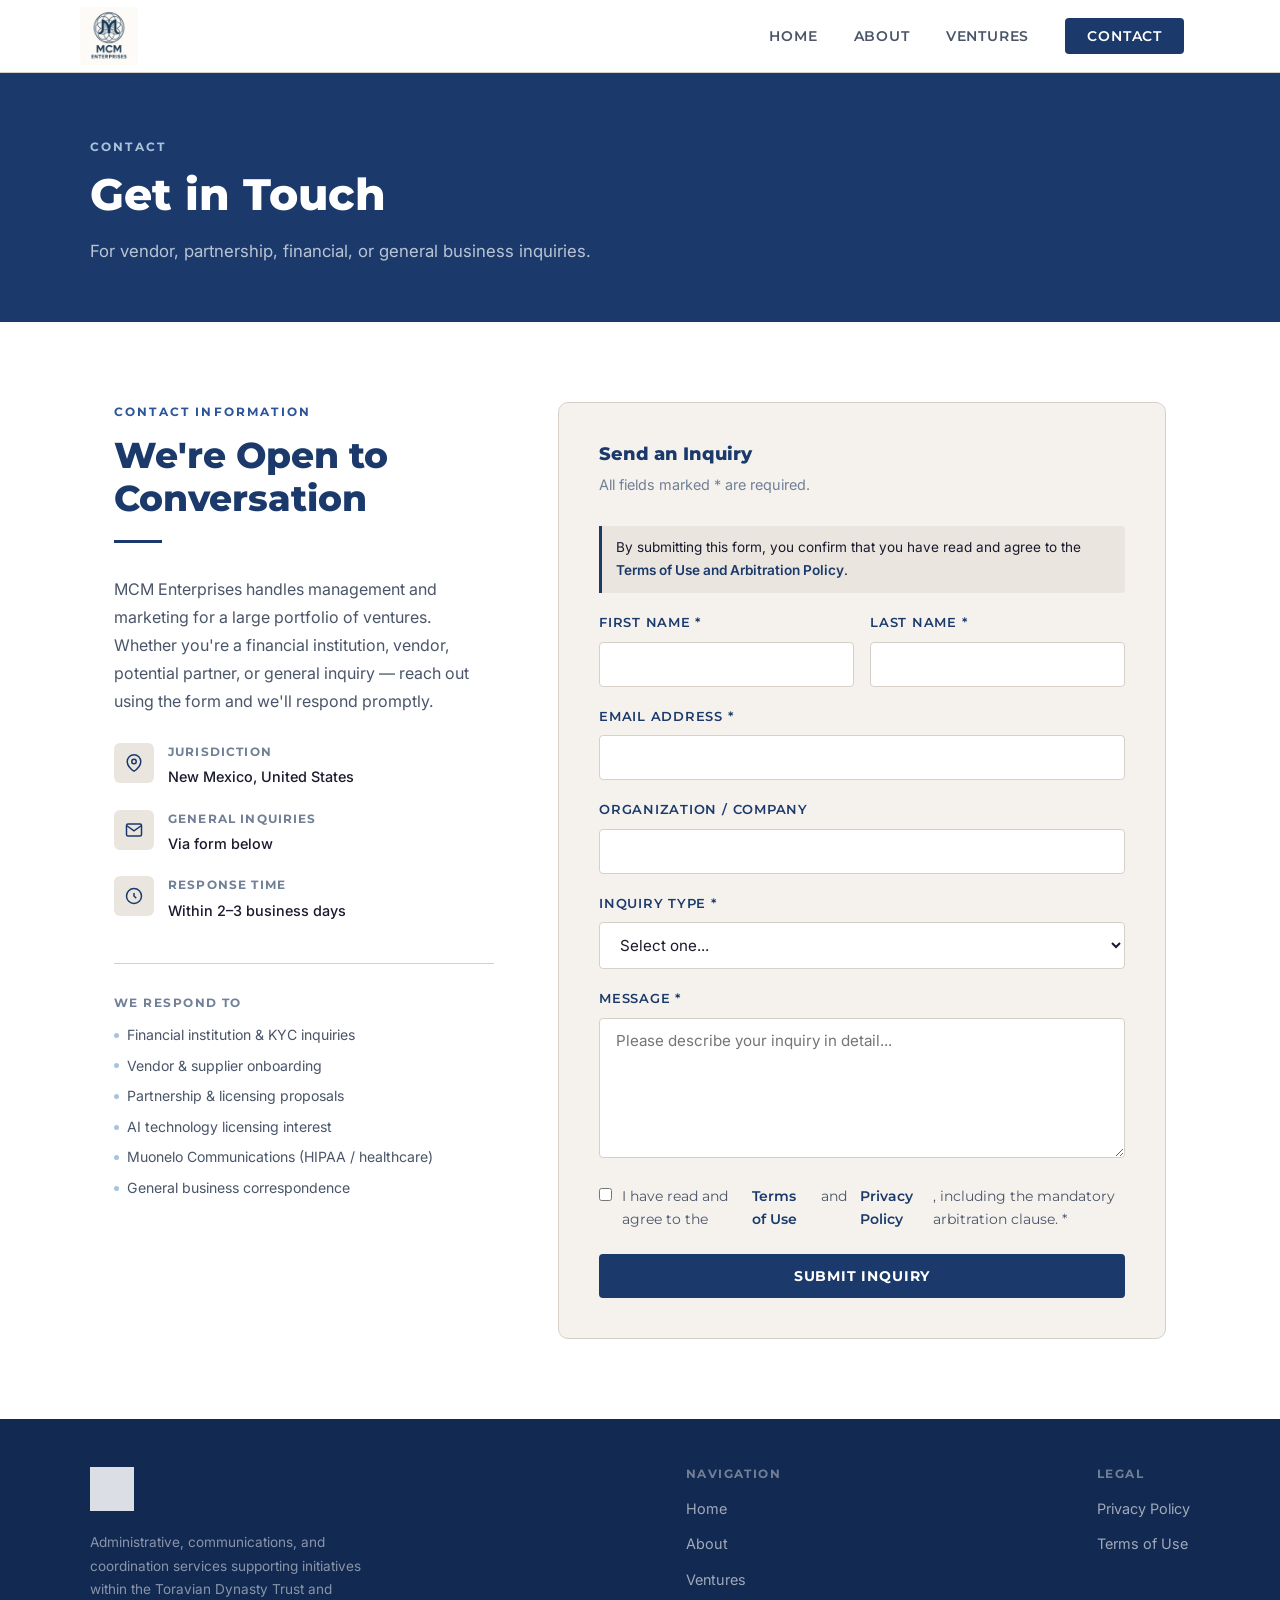
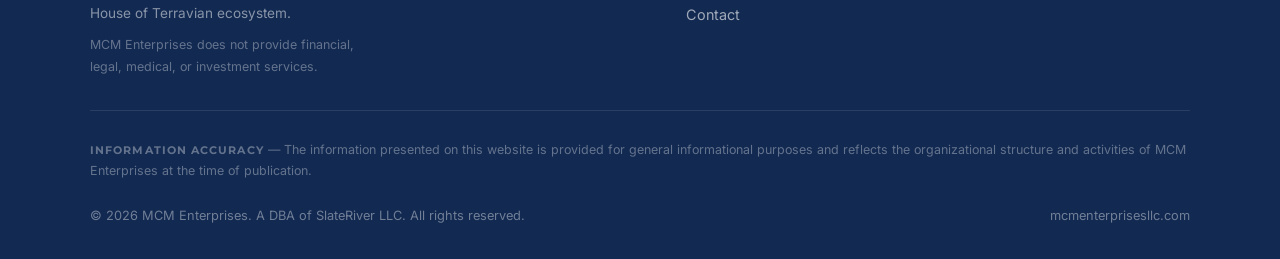
<file: contact.html>
<!DOCTYPE html>
<html lang="en">
<head>
  <meta charset="UTF-8" />
  <meta name="viewport" content="width=device-width, initial-scale=1.0" />
  <title>Contact — MCM Enterprises</title>
  <meta name="description" content="Contact MCM Enterprises for vendor, partnership, KYC, financial institution, or general business inquiries." />
  <link rel="icon" type="image/png" href="assets/mcm-logo.png" />
  <link rel="stylesheet" href="style.css" />
  <style>
    .contact-body { background: var(--white); }
    .contact-inner {
      max-width: 1100px;
      margin: 0 auto;
      padding: 80px 24px;
      display: grid;
      grid-template-columns: 1fr 1.6fr;
      gap: 64px;
      align-items: start;
    }

    .contact-info h2 { margin-bottom: 16px; }
    .contact-info p { margin-bottom: 28px; }

    .contact-detail {
      display: flex;
      flex-direction: column;
      gap: 20px;
      margin-top: 8px;
    }
    .contact-detail-item {
      display: flex;
      align-items: flex-start;
      gap: 14px;
    }
    .contact-detail-icon {
      width: 40px;
      height: 40px;
      background: var(--cream-dark);
      border-radius: 6px;
      display: flex;
      align-items: center;
      justify-content: center;
      flex-shrink: 0;
    }
    .contact-detail-icon svg { width: 18px; height: 18px; stroke: var(--navy); fill: none; stroke-width: 2; }
    .contact-detail-text span {
      font-family: 'Montserrat', sans-serif;
      font-weight: 700;
      font-size: 0.72rem;
      letter-spacing: 0.1em;
      text-transform: uppercase;
      color: var(--text-light);
      display: block;
      margin-bottom: 3px;
    }
    .contact-detail-text p {
      font-size: 0.9rem;
      color: var(--text-dark);
      margin: 0;
      font-weight: 500;
    }

    .inquiry-types {
      margin-top: 40px;
      padding-top: 32px;
      border-top: 1px solid var(--border);
    }
    .inquiry-types h4 {
      font-family: 'Montserrat', sans-serif;
      font-weight: 700;
      font-size: 0.75rem;
      letter-spacing: 0.12em;
      text-transform: uppercase;
      color: var(--text-light);
      margin-bottom: 14px;
    }
    .inquiry-types ul {
      list-style: none;
      display: flex;
      flex-direction: column;
      gap: 8px;
    }
    .inquiry-types ul li {
      font-size: 0.88rem;
      color: var(--text-mid);
      display: flex;
      align-items: center;
      gap: 8px;
    }
    .inquiry-types ul li::before {
      content: '';
      width: 5px;
      height: 5px;
      border-radius: 50%;
      background: var(--blue-accent);
      flex-shrink: 0;
    }

    .contact-form-wrap {
      background: var(--cream);
      border: 1px solid var(--border);
      border-radius: 10px;
      padding: 40px;
    }
    .contact-form-wrap h3 {
      font-size: 1.1rem;
      margin-bottom: 8px;
    }
    .contact-form-wrap > p {
      font-size: 0.9rem;
      color: var(--text-light);
      margin-bottom: 28px;
    }

    .form-row {
      display: grid;
      grid-template-columns: 1fr 1fr;
      gap: 16px;
    }

    .form-status {
      margin-top: 16px;
      padding: 12px 16px;
      border-radius: 4px;
      font-size: 0.9rem;
      font-weight: 500;
      display: none;
    }
    .form-status.success {
      display: block;
      background: #EBF8F1;
      color: #1A7A4A;
      border: 1px solid #A8DFC4;
    }
    .form-status.error {
      display: block;
      background: #FEF2F2;
      color: #991B1B;
      border: 1px solid #FECACA;
    }

    @media (max-width: 768px) {
      .contact-inner { grid-template-columns: 1fr; gap: 40px; }
      .form-row { grid-template-columns: 1fr; }
      .contact-form-wrap { padding: 28px 20px; }
    }
  </style>
<script defer data-domain="mcmenterprisesllc-site.vercel.app" src="https://plausible.io/js/script.js"></script>
</head>
<body>

  <!-- ── Navigation ── -->
  <nav>
    <div class="nav-inner">
      <a href="index.html" class="nav-logo">
        <img src="assets/mcm-logo.png" alt="MCM Enterprises" />
      </a>
      <ul class="nav-links" id="nav-links">
        <li><a href="index.html">Home</a></li>
        <li><a href="about.html">About</a></li>
        <li><a href="ventures.html">Ventures</a></li>
        <li><a href="contact.html" class="nav-cta">Contact</a></li>
      </ul>
      <button class="nav-hamburger" id="hamburger" aria-label="Open menu" aria-expanded="false">
        <span></span><span></span><span></span>
      </button>
    </div>
  </nav>

  <!-- ── Page Hero ── -->
  <div class="page-hero">
    <div class="page-hero-inner">
      <span>Contact</span>
      <h1>Get in Touch</h1>
      <p>For vendor, partnership, financial, or general business inquiries.</p>
    </div>
  </div>

  <!-- ── Contact Body ── -->
  <div class="contact-body">
    <div class="contact-inner">

      <div class="contact-info">
        <span class="section-label">Contact Information</span>
        <h2>We're Open to Conversation</h2>
        <div class="divider"></div>
        <p>MCM Enterprises handles management and marketing for a large portfolio of ventures. Whether you're a financial institution, vendor, potential partner, or general inquiry — reach out using the form and we'll respond promptly.</p>

        <div class="contact-detail">
          <div class="contact-detail-item">
            <div class="contact-detail-icon">
              <svg viewBox="0 0 24 24"><path d="M21 10c0 7-9 13-9 13s-9-6-9-13a9 9 0 0 1 18 0z"/><circle cx="12" cy="10" r="3"/></svg>
            </div>
            <div class="contact-detail-text">
              <span>Jurisdiction</span>
              <p>New Mexico, United States</p>
            </div>
          </div>
          <div class="contact-detail-item">
            <div class="contact-detail-icon">
              <svg viewBox="0 0 24 24"><path d="M4 4h16c1.1 0 2 .9 2 2v12c0 1.1-.9 2-2 2H4c-1.1 0-2-.9-2-2V6c0-1.1.9-2 2-2z"/><polyline points="22,6 12,13 2,6"/></svg>
            </div>
            <div class="contact-detail-text">
              <span>General Inquiries</span>
              <p>Via form below</p>
            </div>
          </div>
          <div class="contact-detail-item">
            <div class="contact-detail-icon">
              <svg viewBox="0 0 24 24"><circle cx="12" cy="12" r="10"/><path d="M12 8v4l3 3"/></svg>
            </div>
            <div class="contact-detail-text">
              <span>Response Time</span>
              <p>Within 2–3 business days</p>
            </div>
          </div>
        </div>

        <div class="inquiry-types">
          <h4>We Respond To</h4>
          <ul>
            <li>Financial institution &amp; KYC inquiries</li>
            <li>Vendor &amp; supplier onboarding</li>
            <li>Partnership &amp; licensing proposals</li>
            <li>AI technology licensing interest</li>
            <li>Muonelo Communications (HIPAA / healthcare)</li>
            <li>General business correspondence</li>
          </ul>
        </div>
      </div>

      <div class="contact-form-wrap">
        <h3>Send an Inquiry</h3>
        <p>All fields marked * are required.</p>
        <p style="font-size:0.85rem; background: var(--cream-dark); border-left: 3px solid var(--navy); padding: 10px 14px; border-radius: 0 4px 4px 0; margin-bottom: 20px; color: var(--text-dark);">By submitting this form, you confirm that you have read and agree to the <a href="terms.html" style="color: var(--navy); font-weight: 600;">Terms of Use and Arbitration Policy</a>.</p>

        <form id="contact-form" action="https://formspree.io/f/xdawejga" method="POST">
          <div class="form-row">
            <div class="form-group">
              <label for="first-name">First Name *</label>
              <input type="text" id="first-name" name="first_name" required autocomplete="given-name" />
            </div>
            <div class="form-group">
              <label for="last-name">Last Name *</label>
              <input type="text" id="last-name" name="last_name" required autocomplete="family-name" />
            </div>
          </div>

          <div class="form-group">
            <label for="email">Email Address *</label>
            <input type="email" id="email" name="email" required autocomplete="email" />
          </div>

          <div class="form-group">
            <label for="organization">Organization / Company</label>
            <input type="text" id="organization" name="organization" autocomplete="organization" />
          </div>

          <div class="form-group">
            <label for="inquiry-type">Inquiry Type *</label>
            <select id="inquiry-type" name="inquiry_type" required>
              <option value="" disabled selected>Select one...</option>
              <option value="financial_kyc">Financial Institution / KYC</option>
              <option value="vendor">Vendor / Supplier</option>
              <option value="partnership">Partnership Proposal</option>
              <option value="ai_licensing">AI Technology Licensing</option>
              <option value="muonelo">Muonelo Communications (Healthcare)</option>
              <option value="general">General Business Inquiry</option>
              <option value="other">Other</option>
            </select>
          </div>

          <div class="form-group">
            <label for="message">Message *</label>
            <textarea id="message" name="message" placeholder="Please describe your inquiry in detail..." required></textarea>
          </div>

          <div class="form-group" style="margin-bottom: 24px;">
            <label style="display: flex; align-items: flex-start; gap: 10px; cursor: pointer; text-transform: none; letter-spacing: 0; font-size: 0.88rem; font-weight: 400; color: var(--text-mid);">
              <input type="checkbox" id="terms-agree" name="terms_agreed" required style="width: auto; margin-top: 3px; accent-color: var(--navy); flex-shrink: 0;" />
              I have read and agree to the <a href="terms.html" target="_blank" style="color: var(--navy); font-weight: 600; margin: 0 3px;">Terms of Use</a> and <a href="privacy.html" target="_blank" style="color: var(--navy); font-weight: 600; margin: 0 3px;">Privacy Policy</a>, including the mandatory arbitration clause. *
            </label>
          </div>

          <button type="submit" class="btn btn-primary" style="width: 100%;">Submit Inquiry</button>
          <div id="form-status" class="form-status"></div>
        </form>
      </div>

    </div>
  </div>

  <!-- ── Footer ── -->
  <footer>
    <div class="footer-inner">
      <div class="footer-top">
        <div class="footer-brand">
          <img src="assets/mcm-logo.png" alt="MCM Enterprises" />
          <p>Administrative, communications, and coordination services supporting initiatives within the Toravian Dynasty Trust and House of Terravian ecosystem.</p>
          <p style="margin-top:8px; font-size:0.78rem; color:rgba(255,255,255,0.35);">MCM Enterprises does not provide financial, legal, medical, or investment services.</p>
        </div>
        <div class="footer-nav">
          <h4>Navigation</h4>
          <ul>
            <li><a href="index.html">Home</a></li>
            <li><a href="about.html">About</a></li>
            <li><a href="ventures.html">Ventures</a></li>
            <li><a href="contact.html">Contact</a></li>
          </ul>
        </div>
        <div class="footer-nav">
          <h4>Legal</h4>
          <ul>
            <li><a href="privacy.html">Privacy Policy</a></li>
            <li><a href="terms.html">Terms of Use</a></li>
          </ul>
        </div>
      </div>
      <div class="footer-bottom">
        <p style="font-size:0.78rem; color:rgba(255,255,255,0.35); line-height:1.7; width:100%; margin-bottom:12px;"><strong style="font-size:0.68rem; letter-spacing:0.1em; text-transform:uppercase; font-family:Montserrat,sans-serif;">Information Accuracy</strong> — The information presented on this website is provided for general informational purposes and reflects the organizational structure and activities of MCM Enterprises at the time of publication.</p>
        <p>&copy; 2026 MCM Enterprises. A DBA of SlateRiver LLC. All rights reserved.</p>
        <p>mcmenterprisesllc.com</p>
      </div>
    </div>
  </footer>

  <script src="script.js"></script>
</body>
</html>
</file>
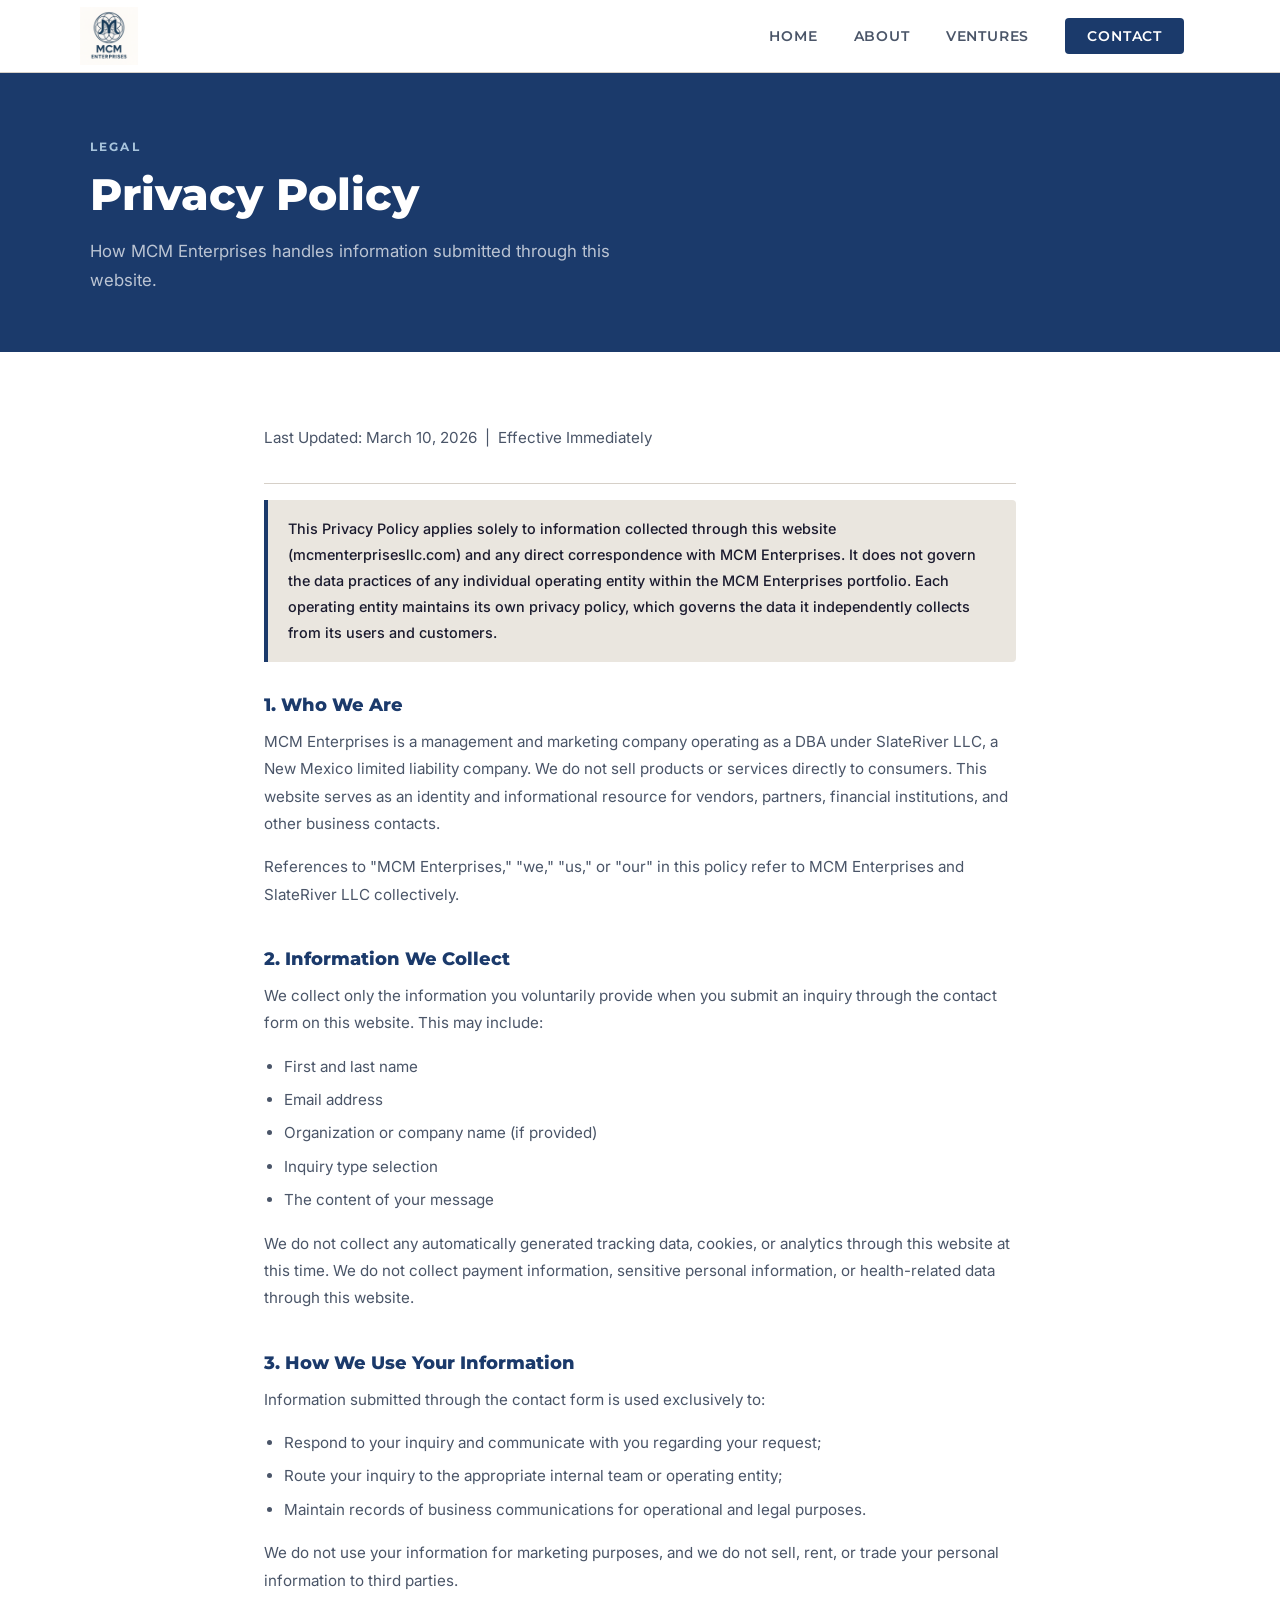
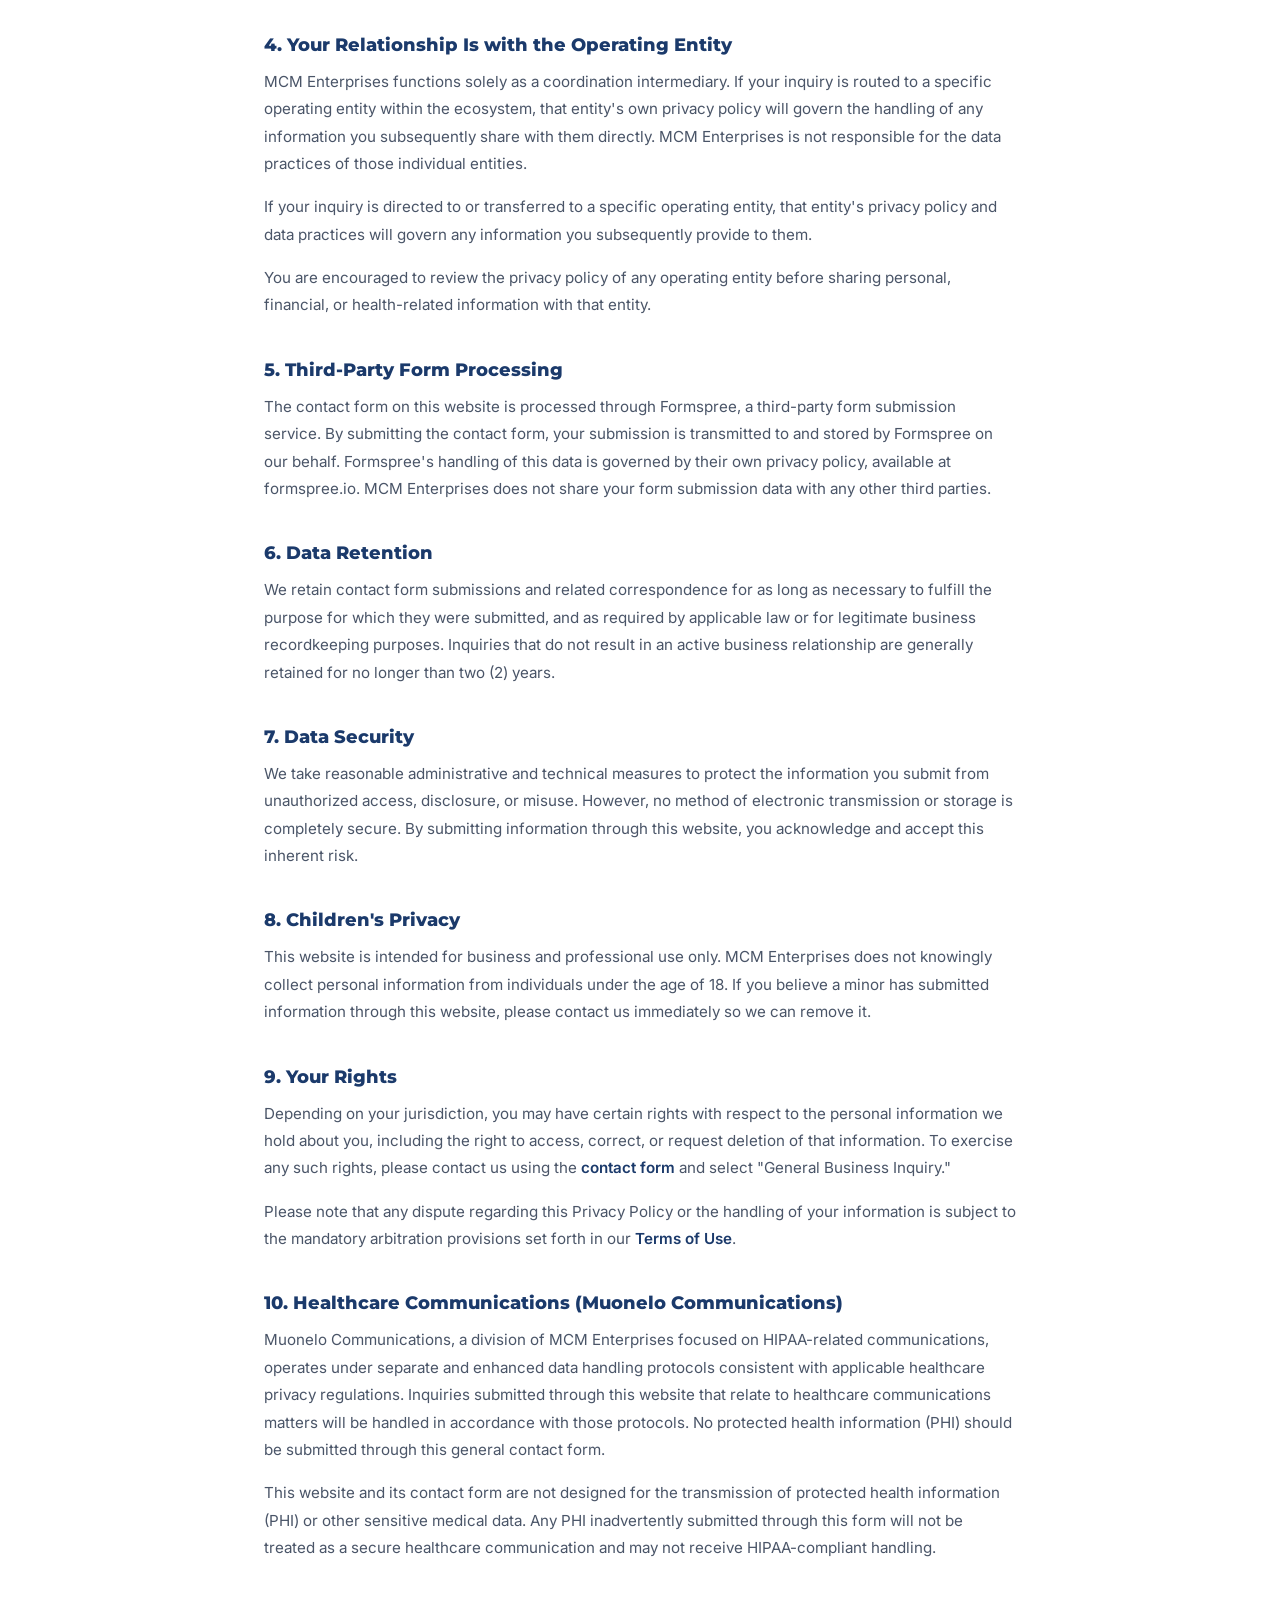
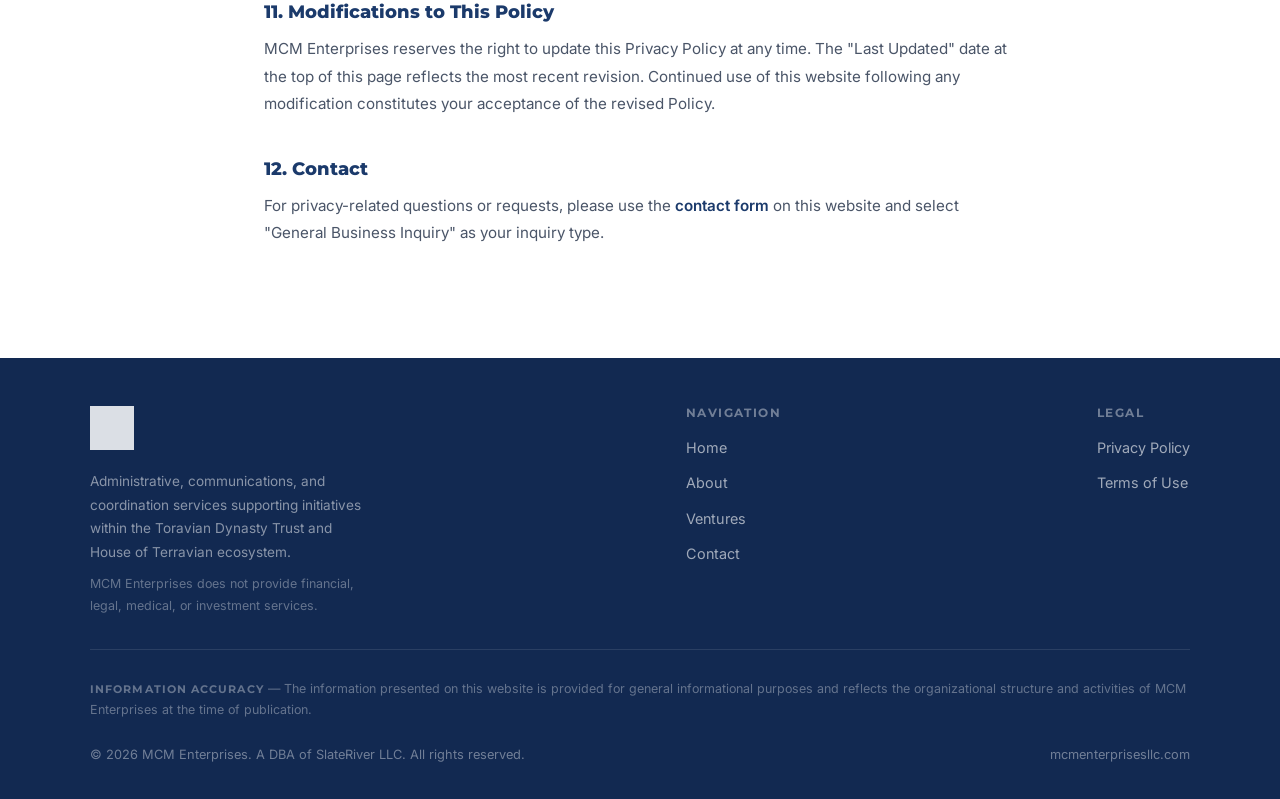
<file: privacy.html>
<!DOCTYPE html>
<html lang="en">
<head>
  <meta charset="UTF-8" />
  <meta name="viewport" content="width=device-width, initial-scale=1.0" />
  <title>Privacy Policy — MCM Enterprises</title>
  <meta name="description" content="Privacy Policy for MCM Enterprises. Learn how we handle information submitted through this website." />
  <link rel="icon" type="image/png" href="assets/mcm-logo.png" />
  <link rel="stylesheet" href="style.css" />
  <style>
    .legal-body { background: var(--white); }
    .legal-inner {
      max-width: 800px;
      margin: 0 auto;
      padding: 72px 24px 96px;
    }
    .legal-inner h2 {
      font-size: 1.15rem;
      margin: 40px 0 12px;
      color: var(--navy);
    }
    .legal-inner h2:first-of-type { margin-top: 0; }
    .legal-inner p {
      font-size: 0.95rem;
      color: var(--text-mid);
      margin-bottom: 16px;
      line-height: 1.8;
    }
    .legal-inner ul {
      margin: 0 0 16px 20px;
    }
    .legal-inner ul li {
      font-size: 0.95rem;
      color: var(--text-mid);
      line-height: 1.8;
      margin-bottom: 6px;
    }
    .legal-meta {
      font-size: 0.82rem;
      color: var(--text-light);
      margin-bottom: 40px;
      padding-bottom: 32px;
      border-bottom: 1px solid var(--border);
    }
    .legal-notice {
      background: var(--cream-dark);
      border-left: 4px solid var(--navy);
      padding: 16px 20px;
      border-radius: 0 4px 4px 0;
      margin-bottom: 32px;
    }
    .legal-notice p {
      font-size: 0.9rem;
      color: var(--text-dark);
      margin: 0;
      font-weight: 500;
    }
  </style>
<script defer data-domain="mcmenterprisesllc-site.vercel.app" src="https://plausible.io/js/script.js"></script>
</head>
<body>

  <!-- ── Navigation ── -->
  <nav>
    <div class="nav-inner">
      <a href="index.html" class="nav-logo">
        <img src="assets/mcm-logo.png" alt="MCM Enterprises" />
      </a>
      <ul class="nav-links" id="nav-links">
        <li><a href="index.html">Home</a></li>
        <li><a href="about.html">About</a></li>
        <li><a href="ventures.html">Ventures</a></li>
        <li><a href="contact.html" class="nav-cta">Contact</a></li>
      </ul>
      <button class="nav-hamburger" id="hamburger" aria-label="Open menu" aria-expanded="false">
        <span></span><span></span><span></span>
      </button>
    </div>
  </nav>

  <!-- ── Page Hero ── -->
  <div class="page-hero">
    <div class="page-hero-inner">
      <span>Legal</span>
      <h1>Privacy Policy</h1>
      <p>How MCM Enterprises handles information submitted through this website.</p>
    </div>
  </div>

  <!-- ── Legal Body ── -->
  <div class="legal-body">
    <div class="legal-inner">

      <p class="legal-meta">Last Updated: March 10, 2026 &nbsp;|&nbsp; Effective Immediately</p>

      <div class="legal-notice">
        <p>This Privacy Policy applies solely to information collected through this website (mcmenterprisesllc.com) and any direct correspondence with MCM Enterprises. It does not govern the data practices of any individual operating entity within the MCM Enterprises portfolio. Each operating entity maintains its own privacy policy, which governs the data it independently collects from its users and customers.</p>
      </div>

      <h2>1. Who We Are</h2>
      <p>MCM Enterprises is a management and marketing company operating as a DBA under SlateRiver LLC, a New Mexico limited liability company. We do not sell products or services directly to consumers. This website serves as an identity and informational resource for vendors, partners, financial institutions, and other business contacts.</p>
      <p>References to "MCM Enterprises," "we," "us," or "our" in this policy refer to MCM Enterprises and SlateRiver LLC collectively.</p>

      <h2>2. Information We Collect</h2>
      <p>We collect only the information you voluntarily provide when you submit an inquiry through the contact form on this website. This may include:</p>
      <ul>
        <li>First and last name</li>
        <li>Email address</li>
        <li>Organization or company name (if provided)</li>
        <li>Inquiry type selection</li>
        <li>The content of your message</li>
      </ul>
      <p>We do not collect any automatically generated tracking data, cookies, or analytics through this website at this time. We do not collect payment information, sensitive personal information, or health-related data through this website.</p>

      <h2>3. How We Use Your Information</h2>
      <p>Information submitted through the contact form is used exclusively to:</p>
      <ul>
        <li>Respond to your inquiry and communicate with you regarding your request;</li>
        <li>Route your inquiry to the appropriate internal team or operating entity;</li>
        <li>Maintain records of business communications for operational and legal purposes.</li>
      </ul>
      <p>We do not use your information for marketing purposes, and we do not sell, rent, or trade your personal information to third parties.</p>

      <h2>4. Your Relationship Is with the Operating Entity</h2>
      <p>MCM Enterprises functions solely as a coordination intermediary. If your inquiry is routed to a specific operating entity within the ecosystem, that entity's own privacy policy will govern the handling of any information you subsequently share with them directly. MCM Enterprises is not responsible for the data practices of those individual entities.</p>
      <p>If your inquiry is directed to or transferred to a specific operating entity, that entity's privacy policy and data practices will govern any information you subsequently provide to them.</p>
      <p>You are encouraged to review the privacy policy of any operating entity before sharing personal, financial, or health-related information with that entity.</p>

      <h2>5. Third-Party Form Processing</h2>
      <p>The contact form on this website is processed through Formspree, a third-party form submission service. By submitting the contact form, your submission is transmitted to and stored by Formspree on our behalf. Formspree's handling of this data is governed by their own privacy policy, available at formspree.io. MCM Enterprises does not share your form submission data with any other third parties.</p>

      <h2>6. Data Retention</h2>
      <p>We retain contact form submissions and related correspondence for as long as necessary to fulfill the purpose for which they were submitted, and as required by applicable law or for legitimate business recordkeeping purposes. Inquiries that do not result in an active business relationship are generally retained for no longer than two (2) years.</p>

      <h2>7. Data Security</h2>
      <p>We take reasonable administrative and technical measures to protect the information you submit from unauthorized access, disclosure, or misuse. However, no method of electronic transmission or storage is completely secure. By submitting information through this website, you acknowledge and accept this inherent risk.</p>

      <h2>8. Children's Privacy</h2>
      <p>This website is intended for business and professional use only. MCM Enterprises does not knowingly collect personal information from individuals under the age of 18. If you believe a minor has submitted information through this website, please contact us immediately so we can remove it.</p>

      <h2>9. Your Rights</h2>
      <p>Depending on your jurisdiction, you may have certain rights with respect to the personal information we hold about you, including the right to access, correct, or request deletion of that information. To exercise any such rights, please contact us using the <a href="contact.html" style="color: var(--navy); font-weight: 600;">contact form</a> and select "General Business Inquiry."</p>
      <p>Please note that any dispute regarding this Privacy Policy or the handling of your information is subject to the mandatory arbitration provisions set forth in our <a href="terms.html" style="color: var(--navy); font-weight: 600;">Terms of Use</a>.</p>

      <h2>10. Healthcare Communications (Muonelo Communications)</h2>
      <p>Muonelo Communications, a division of MCM Enterprises focused on HIPAA-related communications, operates under separate and enhanced data handling protocols consistent with applicable healthcare privacy regulations. Inquiries submitted through this website that relate to healthcare communications matters will be handled in accordance with those protocols. No protected health information (PHI) should be submitted through this general contact form.</p>
      <p>This website and its contact form are not designed for the transmission of protected health information (PHI) or other sensitive medical data. Any PHI inadvertently submitted through this form will not be treated as a secure healthcare communication and may not receive HIPAA-compliant handling.</p>

      <h2>11. Modifications to This Policy</h2>
      <p>MCM Enterprises reserves the right to update this Privacy Policy at any time. The "Last Updated" date at the top of this page reflects the most recent revision. Continued use of this website following any modification constitutes your acceptance of the revised Policy.</p>

      <h2>12. Contact</h2>
      <p>For privacy-related questions or requests, please use the <a href="contact.html" style="color: var(--navy); font-weight: 600;">contact form</a> on this website and select "General Business Inquiry" as your inquiry type.</p>

    </div>
  </div>

  <!-- ── Footer ── -->
  <footer>
    <div class="footer-inner">
      <div class="footer-top">
        <div class="footer-brand">
          <img src="assets/mcm-logo.png" alt="MCM Enterprises" />
          <p>Administrative, communications, and coordination services supporting initiatives within the Toravian Dynasty Trust and House of Terravian ecosystem.</p>
          <p style="margin-top:8px; font-size:0.78rem; color:rgba(255,255,255,0.35);">MCM Enterprises does not provide financial, legal, medical, or investment services.</p>
        </div>
        <div class="footer-nav">
          <h4>Navigation</h4>
          <ul>
            <li><a href="index.html">Home</a></li>
            <li><a href="about.html">About</a></li>
            <li><a href="ventures.html">Ventures</a></li>
            <li><a href="contact.html">Contact</a></li>
          </ul>
        </div>
        <div class="footer-nav">
          <h4>Legal</h4>
          <ul>
            <li><a href="privacy.html">Privacy Policy</a></li>
            <li><a href="terms.html">Terms of Use</a></li>
          </ul>
        </div>
      </div>
      <div class="footer-bottom">
        <p style="font-size:0.78rem; color:rgba(255,255,255,0.35); line-height:1.7; width:100%; margin-bottom:12px;"><strong style="font-size:0.68rem; letter-spacing:0.1em; text-transform:uppercase; font-family:Montserrat,sans-serif;">Information Accuracy</strong> — The information presented on this website is provided for general informational purposes and reflects the organizational structure and activities of MCM Enterprises at the time of publication.</p>
        <p>&copy; 2026 MCM Enterprises. A DBA of SlateRiver LLC. All rights reserved.</p>
        <p>mcmenterprisesllc.com</p>
      </div>
    </div>
  </footer>

  <script src="script.js"></script>
</body>
</html>
</file>
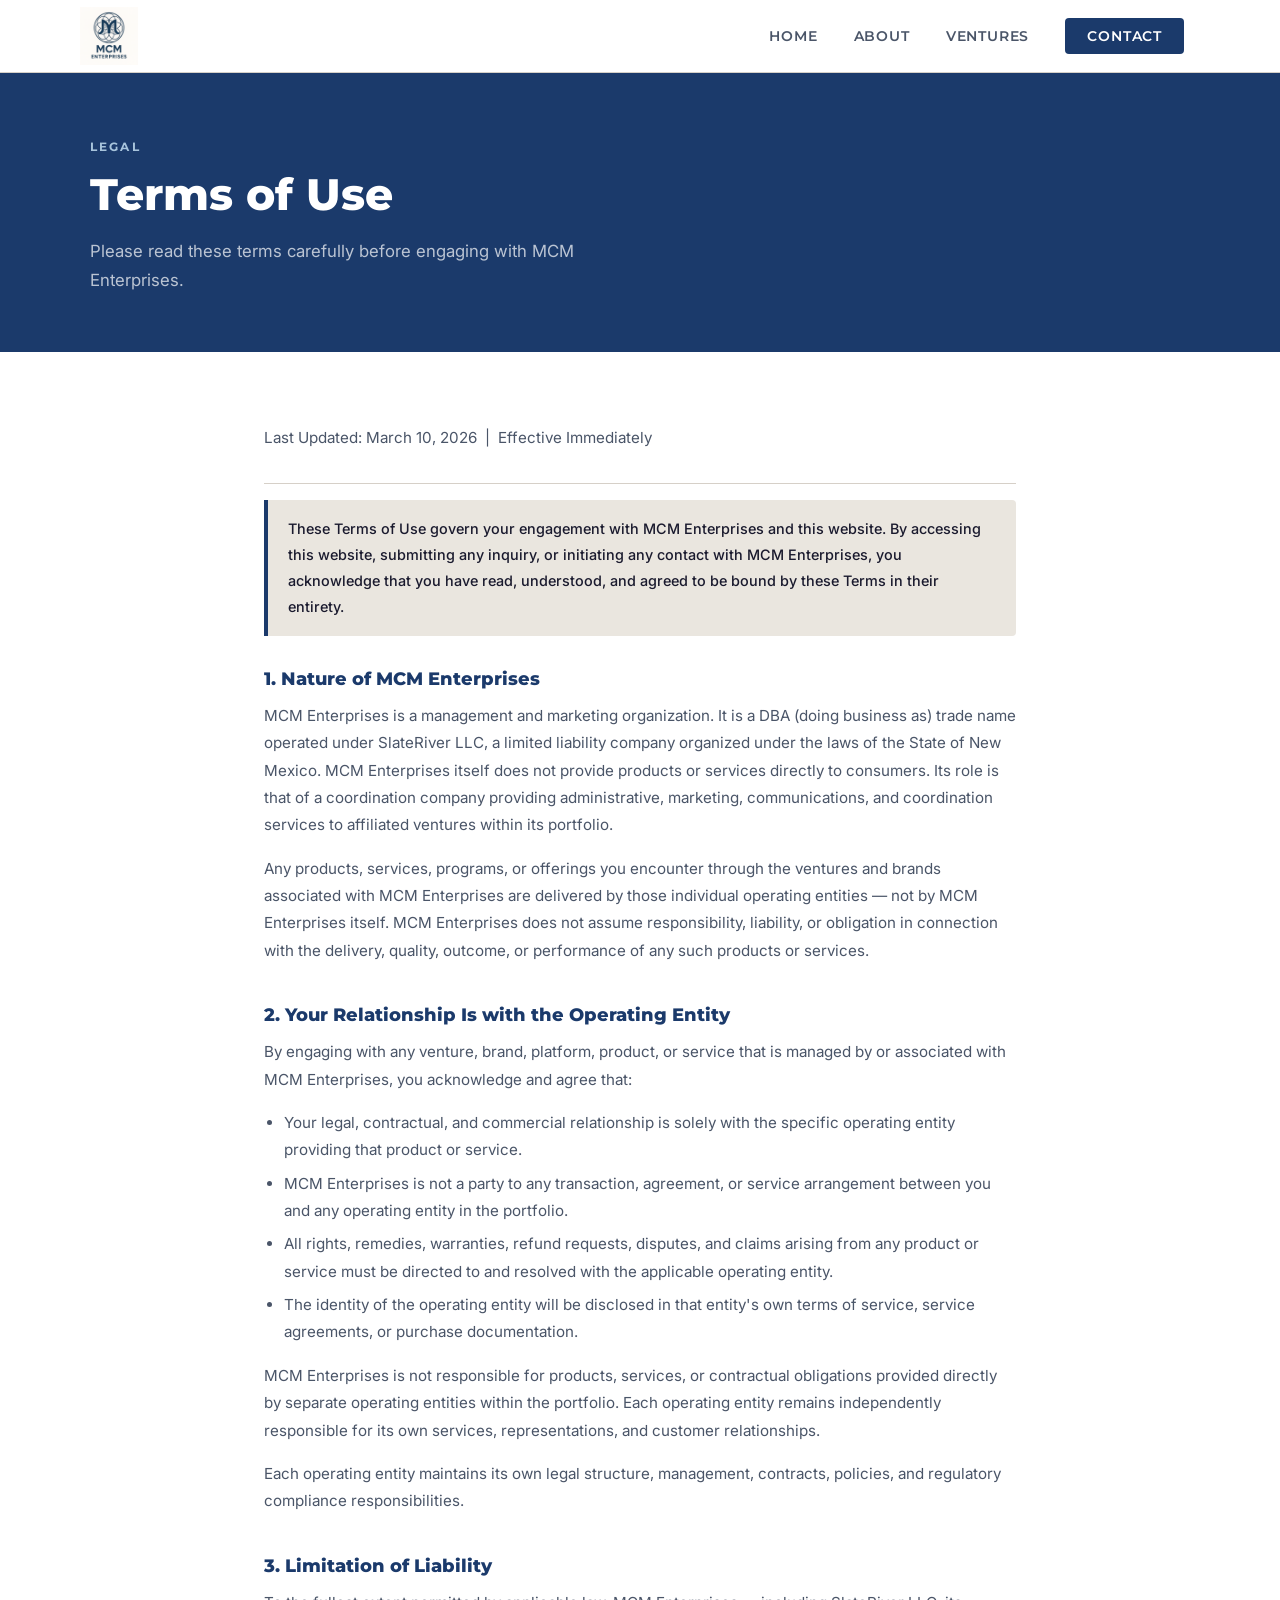
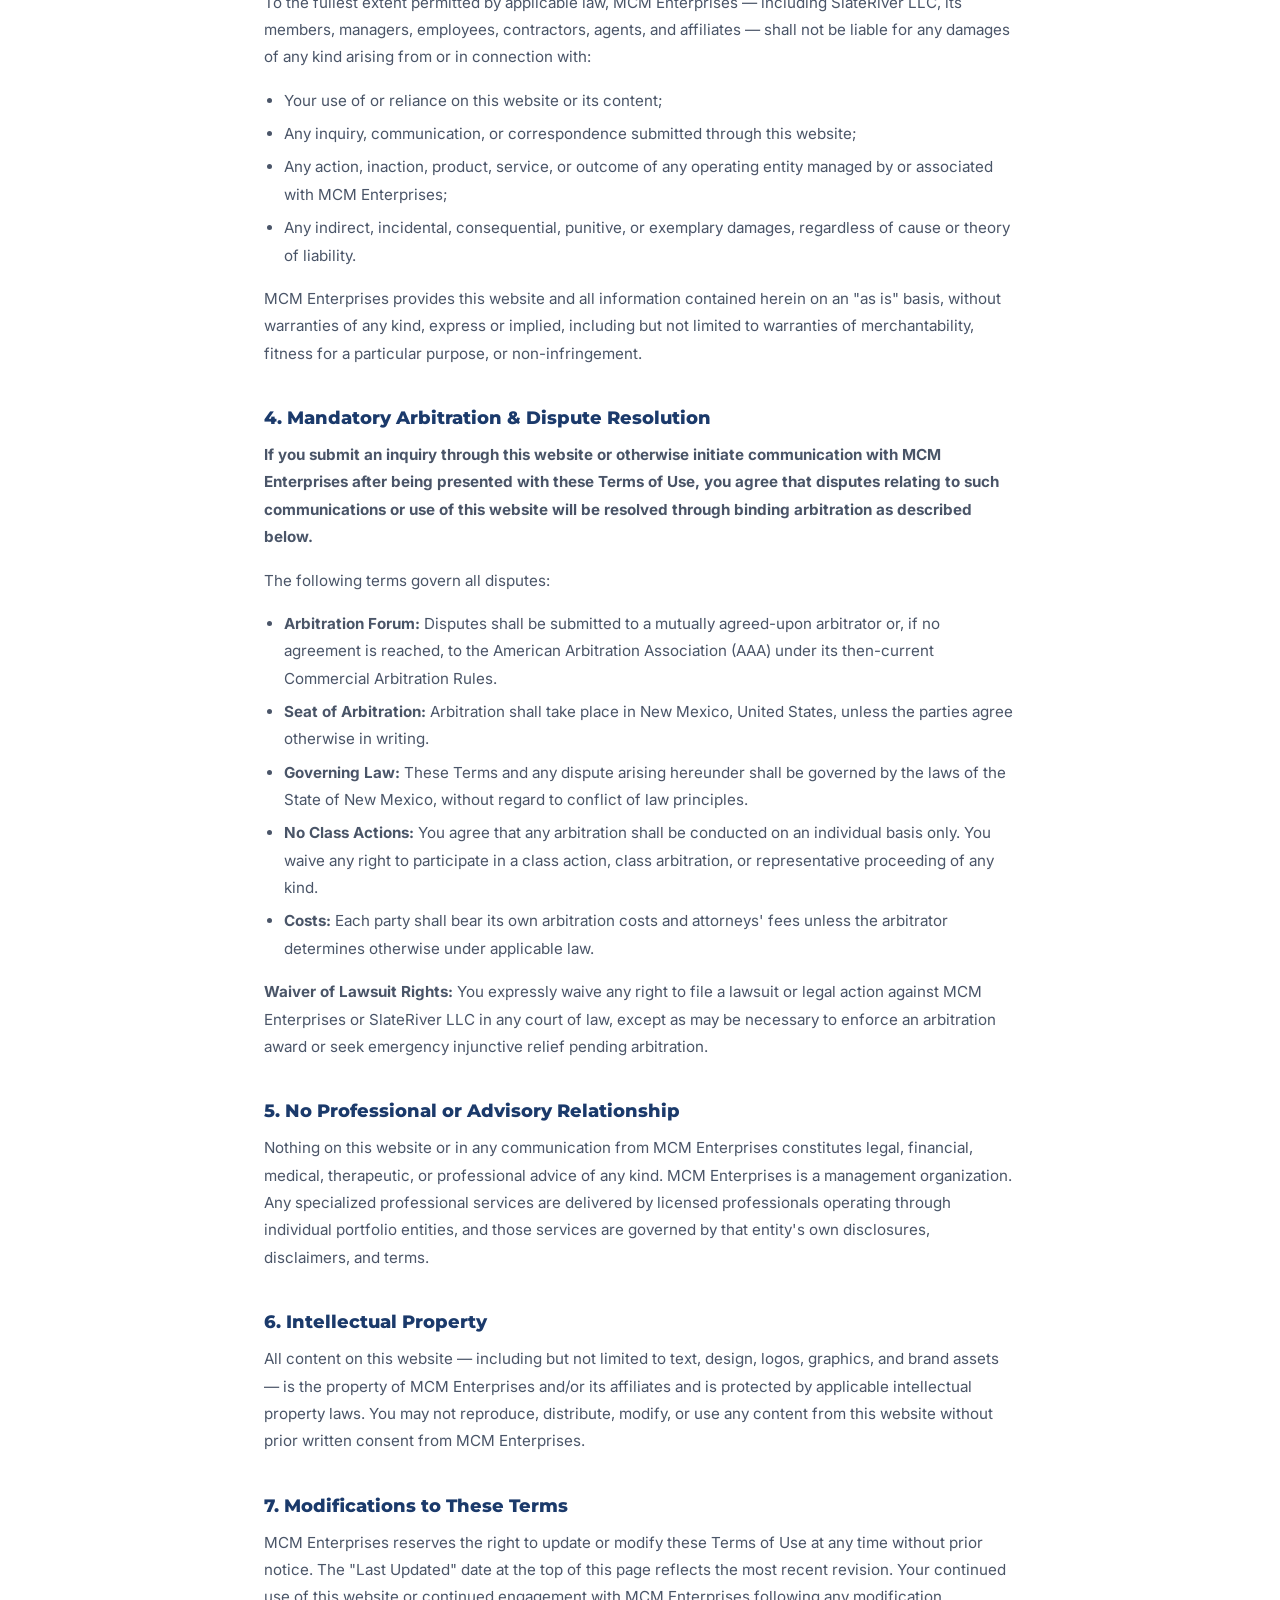
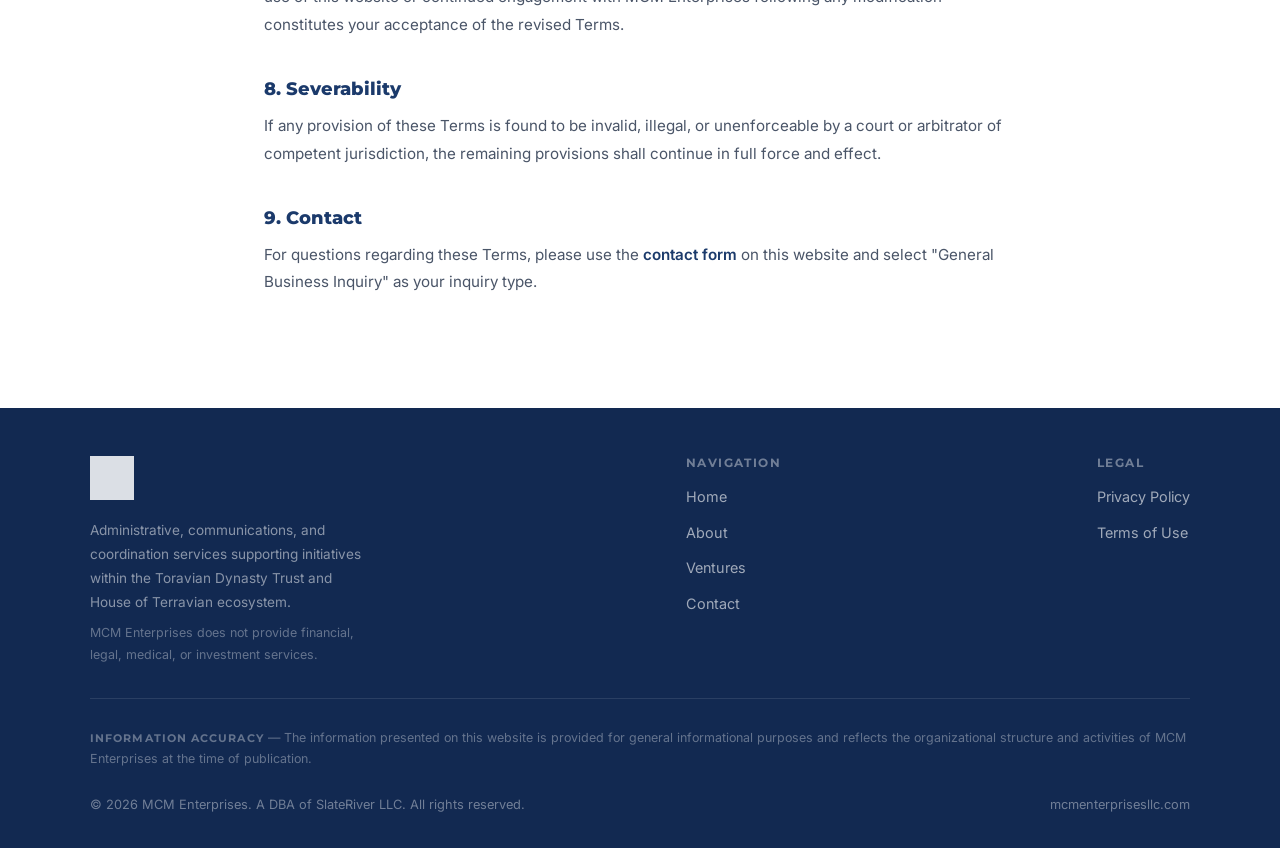
<file: terms.html>
<!DOCTYPE html>
<html lang="en">
<head>
  <meta charset="UTF-8" />
  <meta name="viewport" content="width=device-width, initial-scale=1.0" />
  <title>Terms of Use — MCM Enterprises</title>
  <meta name="description" content="Terms of Use for MCM Enterprises. Please read carefully before engaging with MCM Enterprises or any venture in its portfolio." />
  <link rel="icon" type="image/png" href="assets/mcm-logo.png" />
  <link rel="stylesheet" href="style.css" />
  <style>
    .legal-body { background: var(--white); }
    .legal-inner {
      max-width: 800px;
      margin: 0 auto;
      padding: 72px 24px 96px;
    }
    .legal-inner h2 {
      font-size: 1.15rem;
      margin: 40px 0 12px;
      color: var(--navy);
    }
    .legal-inner h2:first-of-type { margin-top: 0; }
    .legal-inner p {
      font-size: 0.95rem;
      color: var(--text-mid);
      margin-bottom: 16px;
      line-height: 1.8;
    }
    .legal-inner ul {
      margin: 0 0 16px 20px;
    }
    .legal-inner ul li {
      font-size: 0.95rem;
      color: var(--text-mid);
      line-height: 1.8;
      margin-bottom: 6px;
    }
    .legal-meta {
      font-size: 0.82rem;
      color: var(--text-light);
      margin-bottom: 40px;
      padding-bottom: 32px;
      border-bottom: 1px solid var(--border);
    }
    .legal-notice {
      background: var(--cream-dark);
      border-left: 4px solid var(--navy);
      padding: 16px 20px;
      border-radius: 0 4px 4px 0;
      margin-bottom: 32px;
    }
    .legal-notice p {
      font-size: 0.9rem;
      color: var(--text-dark);
      margin: 0;
      font-weight: 500;
    }
  </style>
<script defer data-domain="mcmenterprisesllc-site.vercel.app" src="https://plausible.io/js/script.js"></script>
</head>
<body>

  <!-- ── Navigation ── -->
  <nav>
    <div class="nav-inner">
      <a href="index.html" class="nav-logo">
        <img src="assets/mcm-logo.png" alt="MCM Enterprises" />
      </a>
      <ul class="nav-links" id="nav-links">
        <li><a href="index.html">Home</a></li>
        <li><a href="about.html">About</a></li>
        <li><a href="ventures.html">Ventures</a></li>
        <li><a href="contact.html" class="nav-cta">Contact</a></li>
      </ul>
      <button class="nav-hamburger" id="hamburger" aria-label="Open menu" aria-expanded="false">
        <span></span><span></span><span></span>
      </button>
    </div>
  </nav>

  <!-- ── Page Hero ── -->
  <div class="page-hero">
    <div class="page-hero-inner">
      <span>Legal</span>
      <h1>Terms of Use</h1>
      <p>Please read these terms carefully before engaging with MCM Enterprises.</p>
    </div>
  </div>

  <!-- ── Legal Body ── -->
  <div class="legal-body">
    <div class="legal-inner">

      <p class="legal-meta">Last Updated: March 10, 2026 &nbsp;|&nbsp; Effective Immediately</p>

      <div class="legal-notice">
        <p>These Terms of Use govern your engagement with MCM Enterprises and this website. By accessing this website, submitting any inquiry, or initiating any contact with MCM Enterprises, you acknowledge that you have read, understood, and agreed to be bound by these Terms in their entirety.</p>
      </div>

      <h2>1. Nature of MCM Enterprises</h2>
      <p>MCM Enterprises is a management and marketing organization. It is a DBA (doing business as) trade name operated under SlateRiver LLC, a limited liability company organized under the laws of the State of New Mexico. MCM Enterprises itself does not provide products or services directly to consumers. Its role is that of a coordination company providing administrative, marketing, communications, and coordination services to affiliated ventures within its portfolio.</p>
      <p>Any products, services, programs, or offerings you encounter through the ventures and brands associated with MCM Enterprises are delivered by those individual operating entities — not by MCM Enterprises itself. MCM Enterprises does not assume responsibility, liability, or obligation in connection with the delivery, quality, outcome, or performance of any such products or services.</p>

      <h2>2. Your Relationship Is with the Operating Entity</h2>
      <p>By engaging with any venture, brand, platform, product, or service that is managed by or associated with MCM Enterprises, you acknowledge and agree that:</p>
      <ul>
        <li>Your legal, contractual, and commercial relationship is solely with the specific operating entity providing that product or service.</li>
        <li>MCM Enterprises is not a party to any transaction, agreement, or service arrangement between you and any operating entity in the portfolio.</li>
        <li>All rights, remedies, warranties, refund requests, disputes, and claims arising from any product or service must be directed to and resolved with the applicable operating entity.</li>
        <li>The identity of the operating entity will be disclosed in that entity's own terms of service, service agreements, or purchase documentation.</li>
      </ul>
      <p>MCM Enterprises is not responsible for products, services, or contractual obligations provided directly by separate operating entities within the portfolio. Each operating entity remains independently responsible for its own services, representations, and customer relationships.</p>
      <p>Each operating entity maintains its own legal structure, management, contracts, policies, and regulatory compliance responsibilities.</p>

      <h2>3. Limitation of Liability</h2>
      <p>To the fullest extent permitted by applicable law, MCM Enterprises — including SlateRiver LLC, its members, managers, employees, contractors, agents, and affiliates — shall not be liable for any damages of any kind arising from or in connection with:</p>
      <ul>
        <li>Your use of or reliance on this website or its content;</li>
        <li>Any inquiry, communication, or correspondence submitted through this website;</li>
        <li>Any action, inaction, product, service, or outcome of any operating entity managed by or associated with MCM Enterprises;</li>
        <li>Any indirect, incidental, consequential, punitive, or exemplary damages, regardless of cause or theory of liability.</li>
      </ul>
      <p>MCM Enterprises provides this website and all information contained herein on an "as is" basis, without warranties of any kind, express or implied, including but not limited to warranties of merchantability, fitness for a particular purpose, or non-infringement.</p>

      <h2>4. Mandatory Arbitration &amp; Dispute Resolution</h2>
      <p><strong>If you submit an inquiry through this website or otherwise initiate communication with MCM Enterprises after being presented with these Terms of Use, you agree that disputes relating to such communications or use of this website will be resolved through binding arbitration as described below.</strong></p>
      <p>The following terms govern all disputes:</p>
      <ul>
        <li><strong>Arbitration Forum:</strong> Disputes shall be submitted to a mutually agreed-upon arbitrator or, if no agreement is reached, to the American Arbitration Association (AAA) under its then-current Commercial Arbitration Rules.</li>
        <li><strong>Seat of Arbitration:</strong> Arbitration shall take place in New Mexico, United States, unless the parties agree otherwise in writing.</li>
        <li><strong>Governing Law:</strong> These Terms and any dispute arising hereunder shall be governed by the laws of the State of New Mexico, without regard to conflict of law principles.</li>
        <li><strong>No Class Actions:</strong> You agree that any arbitration shall be conducted on an individual basis only. You waive any right to participate in a class action, class arbitration, or representative proceeding of any kind.</li>
        <li><strong>Costs:</strong> Each party shall bear its own arbitration costs and attorneys' fees unless the arbitrator determines otherwise under applicable law.</li>
      </ul>
      <p><strong>Waiver of Lawsuit Rights:</strong> You expressly waive any right to file a lawsuit or legal action against MCM Enterprises or SlateRiver LLC in any court of law, except as may be necessary to enforce an arbitration award or seek emergency injunctive relief pending arbitration.</p>

      <h2>5. No Professional or Advisory Relationship</h2>
      <p>Nothing on this website or in any communication from MCM Enterprises constitutes legal, financial, medical, therapeutic, or professional advice of any kind. MCM Enterprises is a management organization. Any specialized professional services are delivered by licensed professionals operating through individual portfolio entities, and those services are governed by that entity's own disclosures, disclaimers, and terms.</p>

      <h2>6. Intellectual Property</h2>
      <p>All content on this website — including but not limited to text, design, logos, graphics, and brand assets — is the property of MCM Enterprises and/or its affiliates and is protected by applicable intellectual property laws. You may not reproduce, distribute, modify, or use any content from this website without prior written consent from MCM Enterprises.</p>

      <h2>7. Modifications to These Terms</h2>
      <p>MCM Enterprises reserves the right to update or modify these Terms of Use at any time without prior notice. The "Last Updated" date at the top of this page reflects the most recent revision. Your continued use of this website or continued engagement with MCM Enterprises following any modification constitutes your acceptance of the revised Terms.</p>

      <h2>8. Severability</h2>
      <p>If any provision of these Terms is found to be invalid, illegal, or unenforceable by a court or arbitrator of competent jurisdiction, the remaining provisions shall continue in full force and effect.</p>

      <h2>9. Contact</h2>
      <p>For questions regarding these Terms, please use the <a href="contact.html" style="color: var(--navy); font-weight: 600;">contact form</a> on this website and select "General Business Inquiry" as your inquiry type.</p>

    </div>
  </div>

  <!-- ── Footer ── -->
  <footer>
    <div class="footer-inner">
      <div class="footer-top">
        <div class="footer-brand">
          <img src="assets/mcm-logo.png" alt="MCM Enterprises" />
          <p>Administrative, communications, and coordination services supporting initiatives within the Toravian Dynasty Trust and House of Terravian ecosystem.</p>
          <p style="margin-top:8px; font-size:0.78rem; color:rgba(255,255,255,0.35);">MCM Enterprises does not provide financial, legal, medical, or investment services.</p>
        </div>
        <div class="footer-nav">
          <h4>Navigation</h4>
          <ul>
            <li><a href="index.html">Home</a></li>
            <li><a href="about.html">About</a></li>
            <li><a href="ventures.html">Ventures</a></li>
            <li><a href="contact.html">Contact</a></li>
          </ul>
        </div>
        <div class="footer-nav">
          <h4>Legal</h4>
          <ul>
            <li><a href="privacy.html">Privacy Policy</a></li>
            <li><a href="terms.html">Terms of Use</a></li>
          </ul>
        </div>
      </div>
      <div class="footer-bottom">
        <p style="font-size:0.78rem; color:rgba(255,255,255,0.35); line-height:1.7; width:100%; margin-bottom:12px;"><strong style="font-size:0.68rem; letter-spacing:0.1em; text-transform:uppercase; font-family:Montserrat,sans-serif;">Information Accuracy</strong> — The information presented on this website is provided for general informational purposes and reflects the organizational structure and activities of MCM Enterprises at the time of publication.</p>
        <p>&copy; 2026 MCM Enterprises. A DBA of SlateRiver LLC. All rights reserved.</p>
        <p>mcmenterprisesllc.com</p>
      </div>
    </div>
  </footer>

  <script src="script.js"></script>
</body>
</html>
</file>
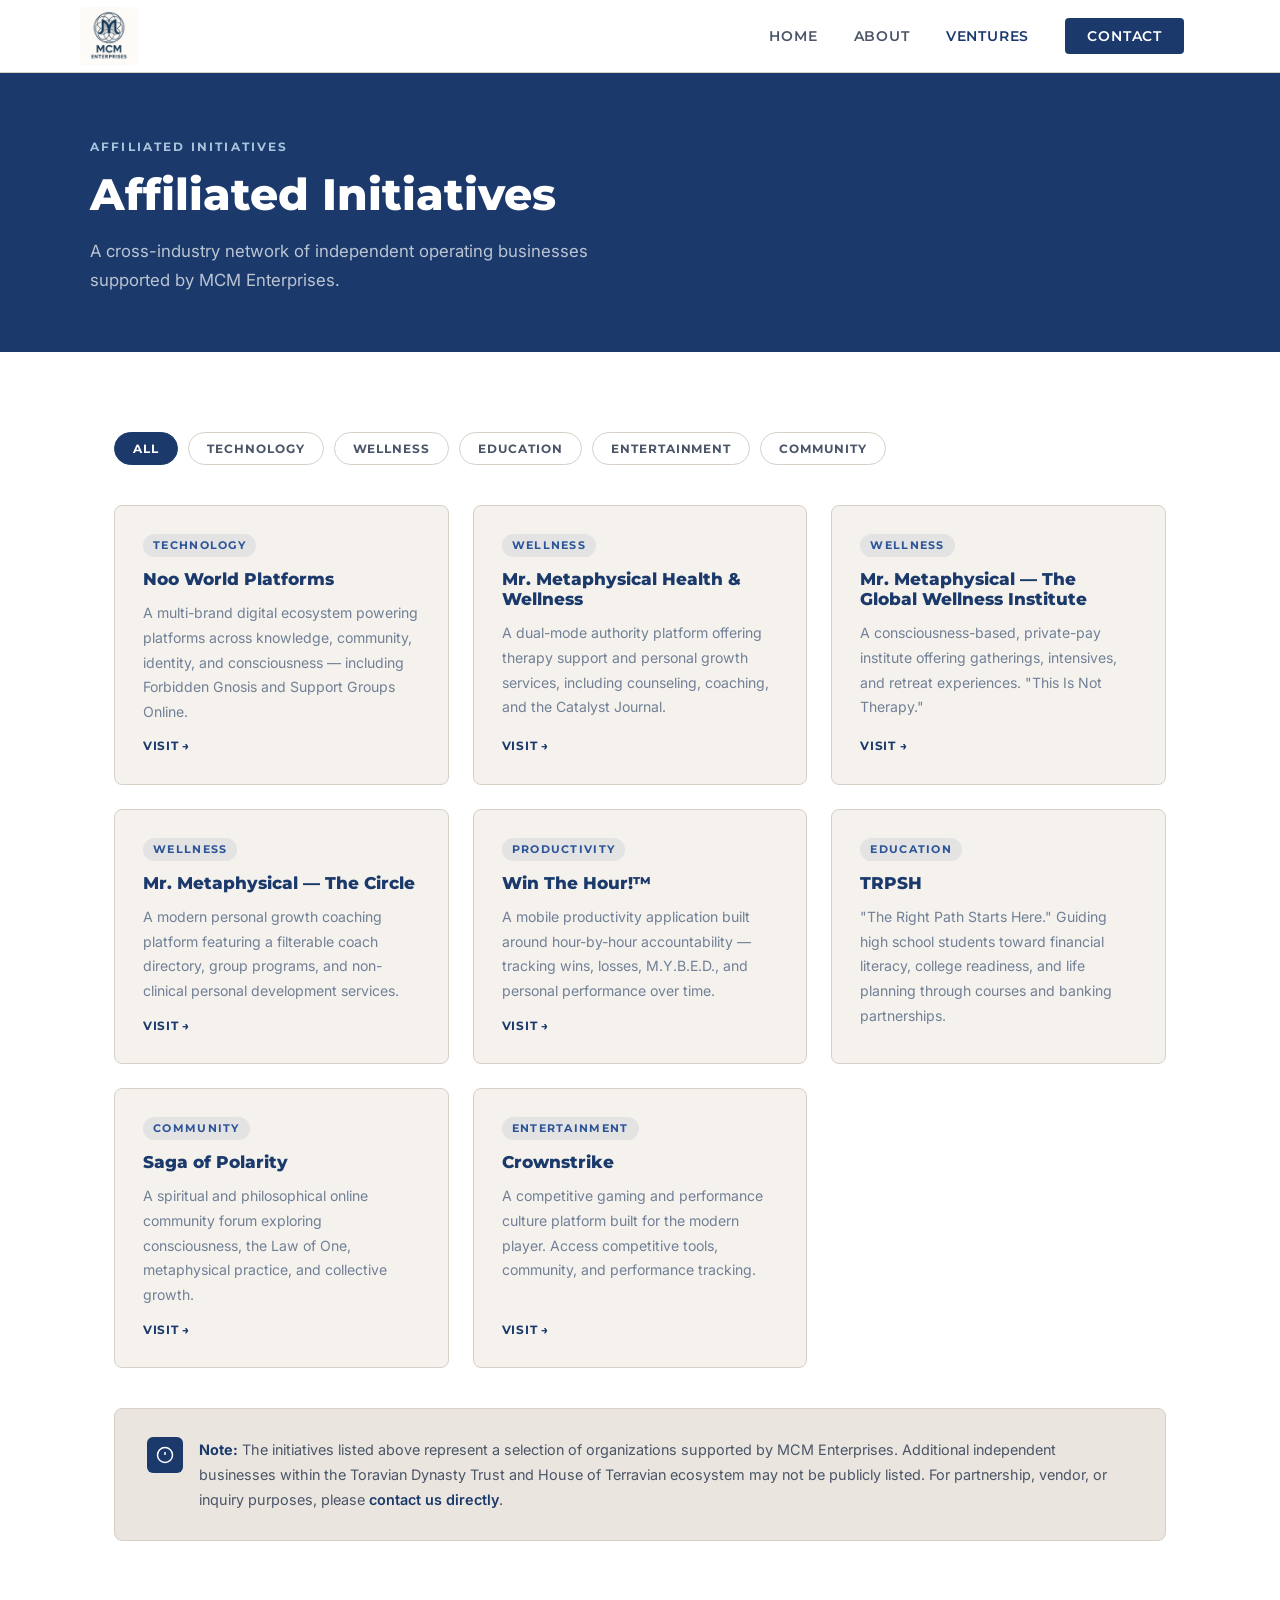
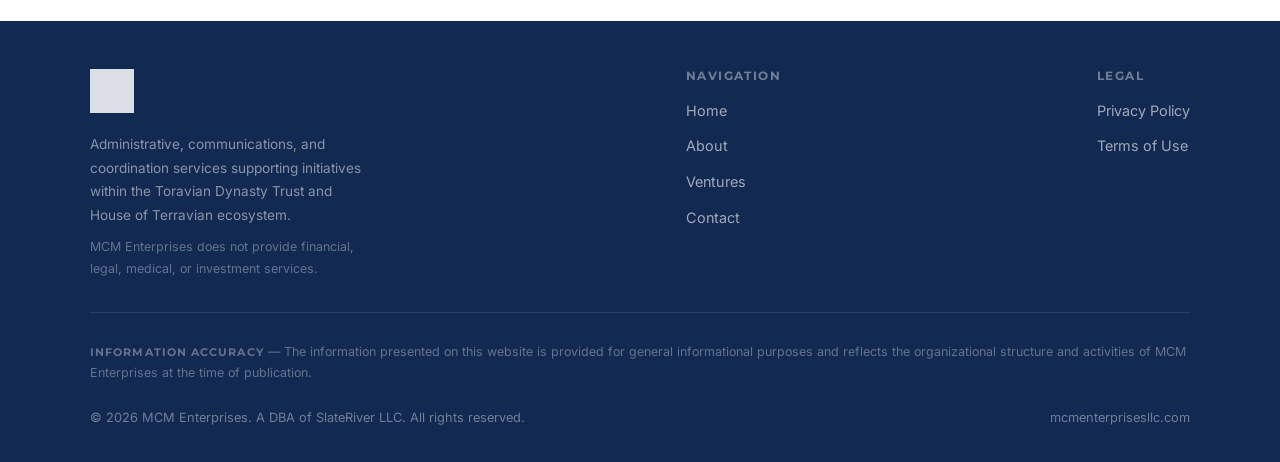
<file: ventures.html>
<!DOCTYPE html>
<html lang="en">
<head>
  <meta charset="UTF-8" />
  <meta name="viewport" content="width=device-width, initial-scale=1.0" />
  <title>Affiliated Initiatives — MCM Enterprises</title>
  <meta name="description" content="Explore affiliated initiatives supported by MCM Enterprises across technology, wellness, education, entertainment, and community." />
  <link rel="icon" type="image/png" href="assets/mcm-logo.png" />
  <link rel="stylesheet" href="style.css" />
  <style>
    .ventures-section { background: var(--white); }

    .filter-bar {
      display: flex;
      gap: 10px;
      flex-wrap: wrap;
      margin-bottom: 40px;
    }
    .filter-btn {
      font-family: 'Montserrat', sans-serif;
      font-weight: 700;
      font-size: 0.75rem;
      letter-spacing: 0.08em;
      text-transform: uppercase;
      padding: 8px 18px;
      border-radius: 100px;
      border: 1.5px solid var(--border);
      background: transparent;
      color: var(--text-mid);
      cursor: pointer;
      transition: all 0.2s;
    }
    .filter-btn:hover,
    .filter-btn.active {
      background: var(--navy);
      border-color: var(--navy);
      color: var(--white);
    }

    .ventures-full-grid {
      display: grid;
      grid-template-columns: repeat(3, 1fr);
      gap: 24px;
    }

    .v-card {
      background: var(--cream);
      border: 1px solid var(--border);
      border-radius: 8px;
      padding: 28px;
      display: flex;
      flex-direction: column;
      gap: 12px;
      transition: box-shadow 0.2s, transform 0.2s;
    }
    .v-card:hover {
      box-shadow: 0 8px 28px rgba(27,58,107,0.10);
      transform: translateY(-2px);
    }
    .v-tag {
      font-family: 'Montserrat', sans-serif;
      font-weight: 700;
      font-size: 0.68rem;
      letter-spacing: 0.12em;
      text-transform: uppercase;
      color: var(--navy-light);
      background: rgba(27,58,107,0.08);
      padding: 3px 10px;
      border-radius: 100px;
      display: inline-block;
      width: fit-content;
    }
    .v-card h3 { font-size: 1.05rem; margin: 0; }
    .v-card p { font-size: 0.88rem; color: var(--text-light); margin: 0; flex: 1; }
    .v-card a {
      font-family: 'Montserrat', sans-serif;
      font-weight: 700;
      font-size: 0.75rem;
      letter-spacing: 0.06em;
      text-transform: uppercase;
      color: var(--navy);
      display: inline-flex;
      align-items: center;
      gap: 4px;
      transition: gap 0.2s;
    }
    .v-card a:hover { gap: 8px; }

    .v-card[data-hidden="true"] { display: none; }

    .portfolio-note {
      background: var(--cream-dark);
      border: 1px solid var(--border);
      border-radius: 8px;
      padding: 28px 32px;
      margin-top: 40px;
      display: flex;
      align-items: flex-start;
      gap: 16px;
    }
    .portfolio-note-icon {
      width: 36px;
      height: 36px;
      background: var(--navy);
      border-radius: 6px;
      display: flex;
      align-items: center;
      justify-content: center;
      flex-shrink: 0;
    }
    .portfolio-note-icon svg { width: 18px; height: 18px; stroke: #fff; fill: none; stroke-width: 2; }
    .portfolio-note p { font-size: 0.9rem; color: var(--text-mid); margin: 0; }
    .portfolio-note strong { color: var(--navy); }

    @media (max-width: 768px) {
      .ventures-full-grid { grid-template-columns: repeat(2, 1fr); }
    }
    @media (max-width: 480px) {
      .ventures-full-grid { grid-template-columns: 1fr; }
    }
  </style>
<script defer data-domain="mcmenterprisesllc-site.vercel.app" src="https://plausible.io/js/script.js"></script>
</head>
<body>

  <!-- ── Navigation ── -->
  <nav>
    <div class="nav-inner">
      <a href="index.html" class="nav-logo">
        <img src="assets/mcm-logo.png" alt="MCM Enterprises" />
      </a>
      <ul class="nav-links" id="nav-links">
        <li><a href="index.html">Home</a></li>
        <li><a href="about.html">About</a></li>
        <li><a href="ventures.html">Ventures</a></li>
        <li><a href="contact.html" class="nav-cta">Contact</a></li>
      </ul>
      <button class="nav-hamburger" id="hamburger" aria-label="Open menu" aria-expanded="false">
        <span></span><span></span><span></span>
      </button>
    </div>
  </nav>

  <!-- ── Page Hero ── -->
  <div class="page-hero">
    <div class="page-hero-inner">
      <span>Affiliated Initiatives</span>
      <h1>Affiliated Initiatives</h1>
      <p>A cross-industry network of independent operating businesses supported by MCM Enterprises.</p>
    </div>
  </div>

  <!-- ── Ventures Grid ── -->
  <section class="ventures-section">
    <div class="container">

      <div class="filter-bar" id="filter-bar">
        <button class="filter-btn active" data-filter="all">All</button>
        <button class="filter-btn" data-filter="technology">Technology</button>
        <button class="filter-btn" data-filter="wellness">Wellness</button>
        <button class="filter-btn" data-filter="education">Education</button>
        <button class="filter-btn" data-filter="entertainment">Entertainment</button>
        <button class="filter-btn" data-filter="community">Community</button>
      </div>

      <div class="ventures-full-grid" id="ventures-grid">

        <div class="v-card" data-category="technology">
          <span class="v-tag">Technology</span>
          <h3>Noo World Platforms</h3>
          <p>A multi-brand digital ecosystem powering platforms across knowledge, community, identity, and consciousness — including Forbidden Gnosis and Support Groups Online.</p>
          <a href="https://www.thenooworld.com" target="_blank" rel="noopener">Visit &#8594;</a>
        </div>

        <div class="v-card" data-category="wellness">
          <span class="v-tag">Wellness</span>
          <h3>Mr. Metaphysical Health &amp; Wellness</h3>
          <p>A dual-mode authority platform offering therapy support and personal growth services, including counseling, coaching, and the Catalyst Journal.</p>
          <a href="https://mrmetaphysical.com" target="_blank" rel="noopener">Visit &#8594;</a>
        </div>

        <div class="v-card" data-category="wellness">
          <span class="v-tag">Wellness</span>
          <h3>Mr. Metaphysical — The Global Wellness Institute</h3>
          <p>A consciousness-based, private-pay institute offering gatherings, intensives, and retreat experiences. "This Is Not Therapy."</p>
          <a href="https://institute.mrmetaphysical.io" target="_blank" rel="noopener">Visit &#8594;</a>
        </div>

        <div class="v-card" data-category="wellness">
          <span class="v-tag">Wellness</span>
          <h3>Mr. Metaphysical — The Circle</h3>
          <p>A modern personal growth coaching platform featuring a filterable coach directory, group programs, and non-clinical personal development services.</p>
          <a href="https://circle.mrmetaphysical.io" target="_blank" rel="noopener">Visit &#8594;</a>
        </div>

        <div class="v-card" data-category="technology">
          <span class="v-tag">Productivity</span>
          <h3>Win The Hour!™</h3>
          <p>A mobile productivity application built around hour-by-hour accountability — tracking wins, losses, M.Y.B.E.D., and personal performance over time.</p>
          <a href="https://app.crownstrikeofficial.com" target="_blank" rel="noopener">Visit &#8594;</a>
        </div>

        <div class="v-card" data-category="education">
          <span class="v-tag">Education</span>
          <h3>TRPSH</h3>
          <p>"The Right Path Starts Here." Guiding high school students toward financial literacy, college readiness, and life planning through courses and banking partnerships.</p>
        </div>

        <div class="v-card" data-category="community">
          <span class="v-tag">Community</span>
          <h3>Saga of Polarity</h3>
          <p>A spiritual and philosophical online community forum exploring consciousness, the Law of One, metaphysical practice, and collective growth.</p>
          <a href="https://sagaofpolarity.forum" target="_blank" rel="noopener">Visit &#8594;</a>
        </div>

        <div class="v-card" data-category="entertainment">
          <span class="v-tag">Entertainment</span>
          <h3>Crownstrike</h3>
          <p>A competitive gaming and performance culture platform built for the modern player. Access competitive tools, community, and performance tracking.</p>
          <a href="https://app.crownstrikeofficial.com" target="_blank" rel="noopener">Visit &#8594;</a>
        </div>

      </div>

      <div class="portfolio-note">
        <div class="portfolio-note-icon">
          <svg viewBox="0 0 24 24"><circle cx="12" cy="12" r="10"/><path d="M12 8v4M12 16h.01"/></svg>
        </div>
        <p><strong>Note:</strong> The initiatives listed above represent a selection of organizations supported by MCM Enterprises. Additional independent businesses within the Toravian Dynasty Trust and House of Terravian ecosystem may not be publicly listed. For partnership, vendor, or inquiry purposes, please <a href="contact.html" style="color: var(--navy); font-weight: 600;">contact us directly</a>.</p>
      </div>

    </div>
  </section>

  <!-- ── Footer ── -->
  <footer>
    <div class="footer-inner">
      <div class="footer-top">
        <div class="footer-brand">
          <img src="assets/mcm-logo.png" alt="MCM Enterprises" />
          <p>Administrative, communications, and coordination services supporting initiatives within the Toravian Dynasty Trust and House of Terravian ecosystem.</p>
          <p style="margin-top:8px; font-size:0.78rem; color:rgba(255,255,255,0.35);">MCM Enterprises does not provide financial, legal, medical, or investment services.</p>
        </div>
        <div class="footer-nav">
          <h4>Navigation</h4>
          <ul>
            <li><a href="index.html">Home</a></li>
            <li><a href="about.html">About</a></li>
            <li><a href="ventures.html">Ventures</a></li>
            <li><a href="contact.html">Contact</a></li>
          </ul>
        </div>
        <div class="footer-nav">
          <h4>Legal</h4>
          <ul>
            <li><a href="privacy.html">Privacy Policy</a></li>
            <li><a href="terms.html">Terms of Use</a></li>
          </ul>
        </div>
      </div>
      <div class="footer-bottom">
        <p style="font-size:0.78rem; color:rgba(255,255,255,0.35); line-height:1.7; width:100%; margin-bottom:12px;"><strong style="font-size:0.68rem; letter-spacing:0.1em; text-transform:uppercase; font-family:Montserrat,sans-serif;">Information Accuracy</strong> — The information presented on this website is provided for general informational purposes and reflects the organizational structure and activities of MCM Enterprises at the time of publication.</p>
        <p>&copy; 2026 MCM Enterprises. A DBA of SlateRiver LLC. All rights reserved.</p>
        <p>mcmenterprisesllc.com</p>
      </div>
    </div>
  </footer>

  <script src="script.js"></script>
  <script>
    // Filter logic
    const filterBtns = document.querySelectorAll('.filter-btn');
    const cards = document.querySelectorAll('.v-card');

    filterBtns.forEach(btn => {
      btn.addEventListener('click', () => {
        filterBtns.forEach(b => b.classList.remove('active'));
        btn.classList.add('active');

        const filter = btn.dataset.filter;
        cards.forEach(card => {
          if (filter === 'all' || card.dataset.category === filter) {
            card.removeAttribute('data-hidden');
          } else {
            card.setAttribute('data-hidden', 'true');
          }
        });
      });
    });
  </script>
</body>
</html>
</file>
<file: style.css>
/* ============================================
   MCM Enterprises — Global Styles
   ============================================ */

@import url('https://fonts.googleapis.com/css2?family=Montserrat:wght@400;600;700;800;900&family=Inter:wght@300;400;500;600&display=swap');

:root {
  --navy:       #1B3A6B;
  --navy-dark:  #122951;
  --navy-light: #2B5499;
  --cream:      #F5F2EE;
  --cream-dark: #EAE6DF;
  --blue-accent:#A8C4DC;
  --white:      #FFFFFF;
  --text-dark:  #1A1A2E;
  --text-mid:   #4A5568;
  --text-light: #718096;
  --border:     #D6D0C8;
}

*, *::before, *::after { box-sizing: border-box; margin: 0; padding: 0; }

html { scroll-behavior: smooth; }

body {
  font-family: 'Inter', sans-serif;
  background: var(--cream);
  color: var(--text-dark);
  line-height: 1.6;
  font-size: 16px;
}

/* ── Typography ── */
h1, h2, h3, h4 {
  font-family: 'Montserrat', sans-serif;
  font-weight: 800;
  color: var(--navy);
  line-height: 1.2;
}

h1 { font-size: clamp(2rem, 5vw, 3.5rem); }
h2 { font-size: clamp(1.5rem, 3.5vw, 2.25rem); }
h3 { font-size: 1.25rem; }

p { color: var(--text-mid); line-height: 1.75; }

a { text-decoration: none; color: inherit; }

/* ── Layout ── */
.container {
  max-width: 1100px;
  margin: 0 auto;
  padding: 0 24px;
}

section { padding: 80px 0; }

.section-label {
  font-family: 'Montserrat', sans-serif;
  font-weight: 700;
  font-size: 0.75rem;
  letter-spacing: 0.18em;
  text-transform: uppercase;
  color: var(--navy-light);
  margin-bottom: 12px;
  display: block;
}

.section-title { margin-bottom: 16px; }

.section-sub {
  font-size: 1.05rem;
  color: var(--text-mid);
  max-width: 560px;
  margin-bottom: 48px;
}

/* ── Nav ── */
nav {
  position: sticky;
  top: 0;
  z-index: 100;
  background: var(--white);
  border-bottom: 1px solid var(--border);
  padding: 0 12px 0 0;
}

.nav-inner {
  max-width: 1100px;
  margin: 0 auto;
  display: flex;
  align-items: center;
  justify-content: space-between;
  height: 72px;
}

.nav-logo {
  padding-left: 0;
  margin-left: -4px;
}

.nav-logo img {
  height: 58px;
  width: auto;
  display: block;
}

.nav-links {
  display: flex;
  align-items: center;
  gap: 36px;
  list-style: none;
}

.nav-links a {
  font-family: 'Montserrat', sans-serif;
  font-weight: 600;
  font-size: 0.85rem;
  letter-spacing: 0.06em;
  text-transform: uppercase;
  color: var(--text-mid);
  transition: color 0.2s;
}

.nav-links a:hover,
.nav-links a.active { color: var(--navy); }

.nav-cta {
  background: var(--navy);
  color: var(--white) !important;
  padding: 10px 22px;
  border-radius: 4px;
  transition: background 0.2s !important;
}

.nav-cta:hover { background: var(--navy-dark) !important; }

.nav-hamburger {
  display: none;
  flex-direction: column;
  gap: 5px;
  cursor: pointer;
  background: none;
  border: none;
  padding: 4px;
}

.nav-hamburger span {
  display: block;
  width: 24px;
  height: 2px;
  background: var(--navy);
  border-radius: 2px;
  transition: all 0.3s;
}

/* ── Buttons ── */
.btn {
  display: inline-block;
  font-family: 'Montserrat', sans-serif;
  font-weight: 700;
  font-size: 0.85rem;
  letter-spacing: 0.06em;
  text-transform: uppercase;
  padding: 14px 32px;
  border-radius: 4px;
  transition: all 0.2s;
  cursor: pointer;
  border: none;
}

.btn-primary {
  background: var(--navy);
  color: var(--white);
}

.btn-primary:hover { background: var(--navy-dark); }

.btn-outline {
  background: transparent;
  color: var(--navy);
  border: 2px solid var(--navy);
}

.btn-outline:hover {
  background: var(--navy);
  color: var(--white);
}

/* ── Hero ── */
.hero {
  background: var(--navy);
  color: var(--white);
  padding: 100px 24px 80px;
  position: relative;
  overflow: hidden;
}

.hero::before {
  content: '';
  position: absolute;
  top: -80px;
  right: -80px;
  width: 500px;
  height: 500px;
  border: 1px solid rgba(255,255,255,0.06);
  border-radius: 50%;
}

.hero::after {
  content: '';
  position: absolute;
  top: 40px;
  right: 40px;
  width: 300px;
  height: 300px;
  border: 1px solid rgba(255,255,255,0.06);
  border-radius: 50%;
}

.hero-inner {
  max-width: 1100px;
  margin: 0 auto;
  position: relative;
  z-index: 1;
}

.hero-eyebrow {
  font-family: 'Montserrat', sans-serif;
  font-weight: 700;
  font-size: 0.75rem;
  letter-spacing: 0.2em;
  text-transform: uppercase;
  color: var(--blue-accent);
  margin-bottom: 20px;
  display: block;
}

.hero h1 {
  color: var(--white);
  max-width: 700px;
  margin-bottom: 24px;
}

.hero p {
  color: rgba(255,255,255,0.72);
  font-size: 1.1rem;
  max-width: 540px;
  margin-bottom: 40px;
}

.hero-actions { display: flex; gap: 16px; flex-wrap: wrap; }

.btn-hero-primary {
  background: var(--white);
  color: var(--navy);
  font-family: 'Montserrat', sans-serif;
  font-weight: 700;
  font-size: 0.85rem;
  letter-spacing: 0.06em;
  text-transform: uppercase;
  padding: 14px 32px;
  border-radius: 4px;
  transition: all 0.2s;
  display: inline-block;
  border: none;
  cursor: pointer;
}

.btn-hero-primary:hover { background: var(--cream); }

.btn-hero-outline {
  background: transparent;
  color: var(--white);
  border: 2px solid rgba(255,255,255,0.4);
  font-family: 'Montserrat', sans-serif;
  font-weight: 700;
  font-size: 0.85rem;
  letter-spacing: 0.06em;
  text-transform: uppercase;
  padding: 14px 32px;
  border-radius: 4px;
  transition: all 0.2s;
  display: inline-block;
}

.btn-hero-outline:hover { border-color: var(--white); }

/* ── Divider ── */
.divider {
  width: 48px;
  height: 3px;
  background: var(--navy);
  margin: 20px 0 32px;
}

.divider-light {
  background: rgba(255,255,255,0.3);
}

/* ── Cards ── */
.card {
  background: var(--white);
  border: 1px solid var(--border);
  border-radius: 8px;
  padding: 32px;
  transition: box-shadow 0.2s, transform 0.2s;
}

.card:hover {
  box-shadow: 0 8px 32px rgba(27,58,107,0.10);
  transform: translateY(-2px);
}

/* ── Grid utilities ── */
.grid-3 {
  display: grid;
  grid-template-columns: repeat(3, 1fr);
  gap: 24px;
}

.grid-2 {
  display: grid;
  grid-template-columns: repeat(2, 1fr);
  gap: 32px;
}

/* ── Pillars ── */
.pillar-icon {
  width: 48px;
  height: 48px;
  background: var(--cream-dark);
  border-radius: 8px;
  display: flex;
  align-items: center;
  justify-content: center;
  margin-bottom: 20px;
}

.pillar-icon svg { width: 24px; height: 24px; stroke: var(--navy); fill: none; stroke-width: 2; }

/* ── Trust bar ── */
.trust-bar {
  background: var(--cream-dark);
  border-top: 1px solid var(--border);
  border-bottom: 1px solid var(--border);
  padding: 28px 24px;
}

.trust-bar-inner {
  max-width: 1100px;
  margin: 0 auto;
  display: flex;
  align-items: center;
  justify-content: center;
  gap: 48px;
  flex-wrap: wrap;
}

.trust-item {
  font-family: 'Montserrat', sans-serif;
  font-weight: 700;
  font-size: 0.78rem;
  letter-spacing: 0.1em;
  text-transform: uppercase;
  color: var(--navy);
  display: flex;
  align-items: center;
  gap: 8px;
}

.trust-item::before {
  content: '';
  width: 6px;
  height: 6px;
  border-radius: 50%;
  background: var(--blue-accent);
  flex-shrink: 0;
}

/* ── Page Hero (inner pages) ── */
.page-hero {
  background: var(--navy);
  padding: 64px 24px 56px;
}

.page-hero-inner {
  max-width: 1100px;
  margin: 0 auto;
}

.page-hero span {
  font-family: 'Montserrat', sans-serif;
  font-weight: 700;
  font-size: 0.75rem;
  letter-spacing: 0.18em;
  text-transform: uppercase;
  color: var(--blue-accent);
  display: block;
  margin-bottom: 12px;
}

.page-hero h1 {
  color: var(--white);
  font-size: clamp(1.75rem, 4vw, 2.75rem);
  max-width: 600px;
}

.page-hero p {
  color: rgba(255,255,255,0.7);
  font-size: 1.05rem;
  max-width: 520px;
  margin-top: 16px;
}

/* ── Forms ── */
.form-group { margin-bottom: 20px; }

.form-group label {
  display: block;
  font-family: 'Montserrat', sans-serif;
  font-weight: 600;
  font-size: 0.8rem;
  letter-spacing: 0.06em;
  text-transform: uppercase;
  color: var(--navy);
  margin-bottom: 8px;
}

.form-group input,
.form-group select,
.form-group textarea {
  width: 100%;
  padding: 12px 16px;
  border: 1.5px solid var(--border);
  border-radius: 4px;
  font-family: 'Inter', sans-serif;
  font-size: 0.95rem;
  color: var(--text-dark);
  background: var(--white);
  transition: border-color 0.2s;
  outline: none;
}

.form-group input:focus,
.form-group select:focus,
.form-group textarea:focus {
  border-color: var(--navy);
}

.form-group textarea { resize: vertical; min-height: 140px; }

/* ── Footer ── */
footer {
  background: var(--navy-dark);
  color: rgba(255,255,255,0.6);
  padding: 48px 24px 32px;
}

.footer-inner {
  max-width: 1100px;
  margin: 0 auto;
}

.footer-top {
  display: flex;
  align-items: flex-start;
  justify-content: space-between;
  gap: 32px;
  flex-wrap: wrap;
  padding-bottom: 32px;
  border-bottom: 1px solid rgba(255,255,255,0.1);
  margin-bottom: 28px;
}

.footer-brand img { height: 44px; width: auto; filter: brightness(0) invert(1); opacity: 0.85; }

.footer-brand p {
  color: rgba(255,255,255,0.5);
  font-size: 0.85rem;
  max-width: 280px;
  margin-top: 12px;
}

.footer-nav h4 {
  font-family: 'Montserrat', sans-serif;
  font-weight: 700;
  font-size: 0.75rem;
  letter-spacing: 0.12em;
  text-transform: uppercase;
  color: rgba(255,255,255,0.4);
  margin-bottom: 14px;
}

.footer-nav ul { list-style: none; }

.footer-nav ul li { margin-bottom: 10px; }

.footer-nav ul a {
  font-size: 0.9rem;
  color: rgba(255,255,255,0.6);
  transition: color 0.2s;
}

.footer-nav ul a:hover { color: var(--white); }

.footer-bottom {
  display: flex;
  align-items: center;
  justify-content: space-between;
  flex-wrap: wrap;
  gap: 12px;
}

.footer-bottom p {
  font-size: 0.8rem;
  color: rgba(255,255,255,0.4);
}

/* ── Responsive ── */
@media (max-width: 768px) {
  .nav-links { display: none; flex-direction: column; gap: 0; }
  .nav-links.open {
    display: flex;
    position: absolute;
    top: 72px;
    left: 0;
    right: 0;
    background: var(--white);
    border-bottom: 1px solid var(--border);
    padding: 16px 0;
  }
  .nav-links.open li { width: 100%; }
  .nav-links.open a { display: block; padding: 12px 24px; }
  .nav-cta { display: none !important; }
  .nav-hamburger { display: flex; }
  .grid-3 { grid-template-columns: 1fr; }
  .grid-2 { grid-template-columns: 1fr; }
  .transparency-strip { grid-template-columns: 1fr !important; }
  .transparency-strip > div { border-right: none !important; border-bottom: 1px solid var(--border); }
  .transparency-strip > div:last-child { border-bottom: none; }
  .footer-top { flex-direction: column; }
  .footer-bottom { flex-direction: column; text-align: center; }
  section { padding: 56px 0; }
}

@media (max-width: 480px) {
  .hero { padding: 72px 24px 60px; }
  .hero-actions { flex-direction: column; }
}
</file>
